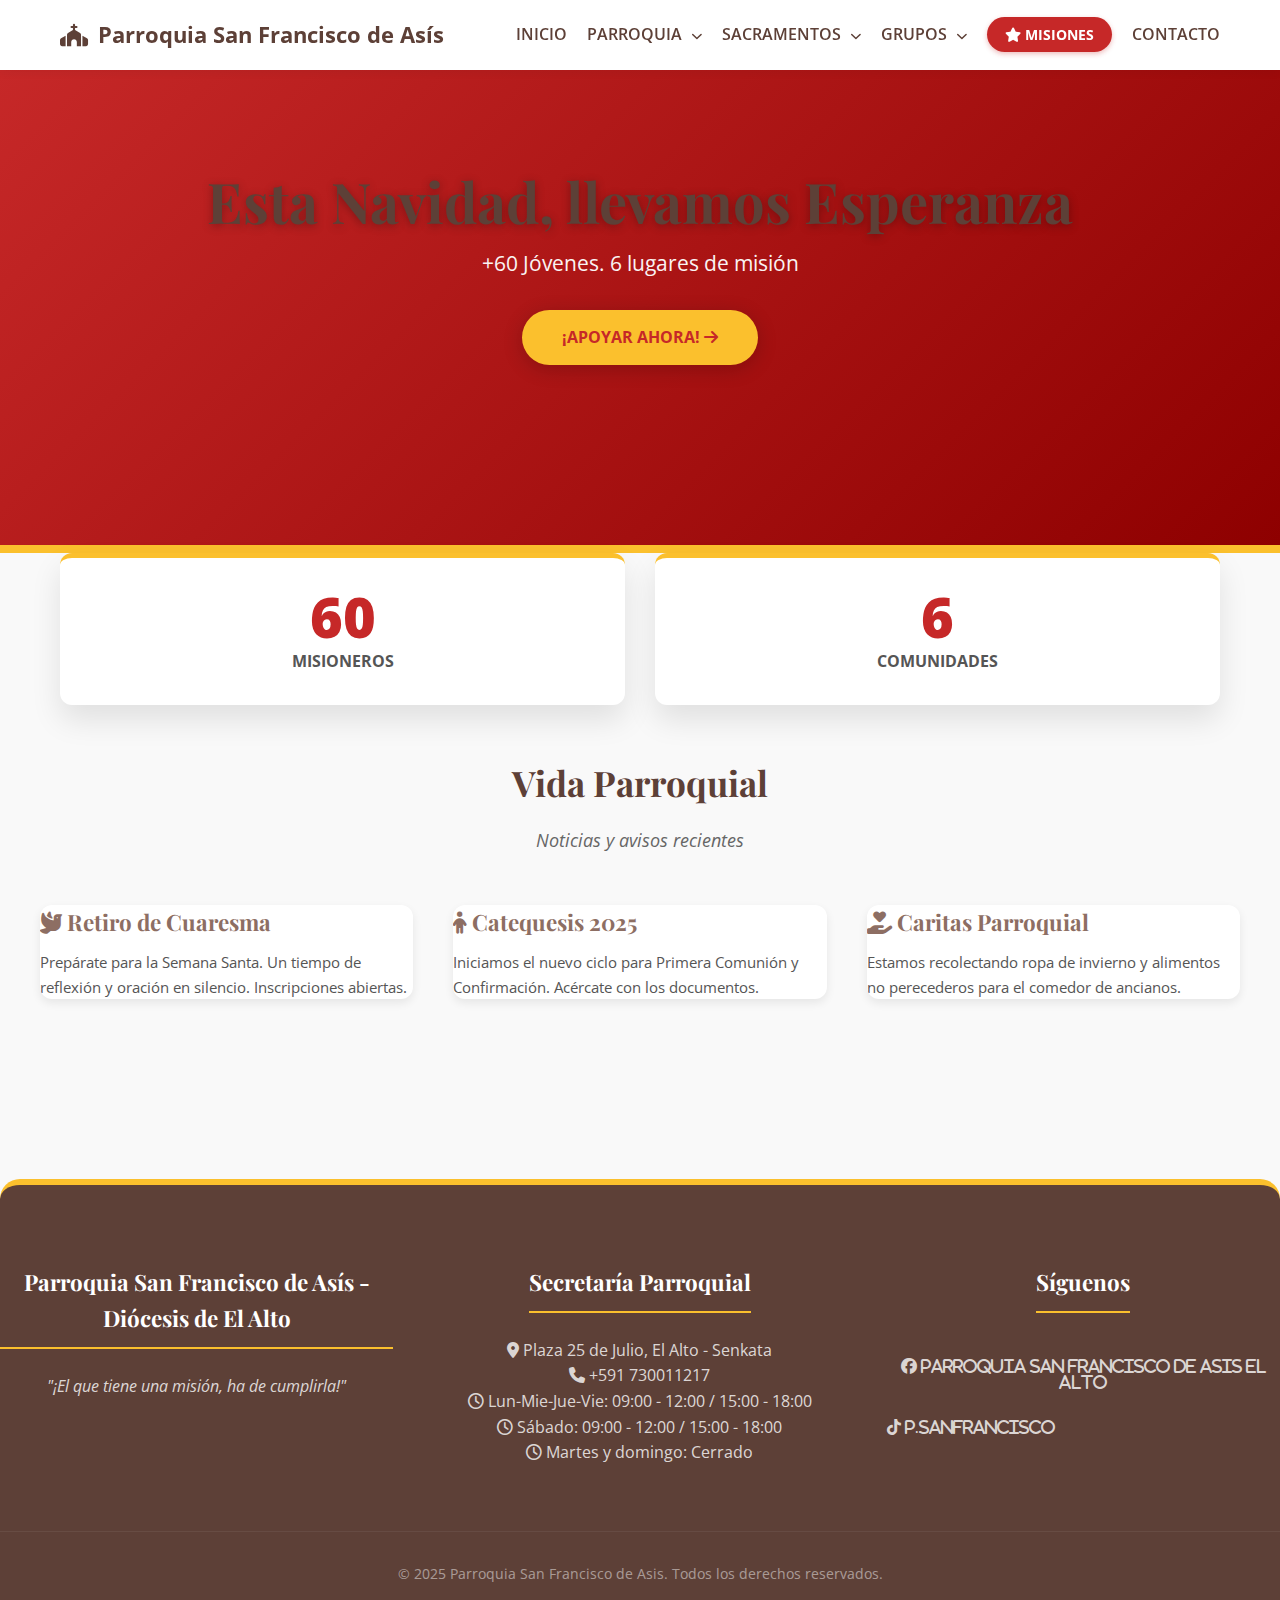
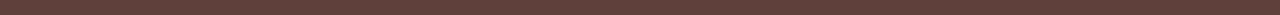
<file: index.html>
<!DOCTYPE html>
<html lang="es">

<head>
    <meta charset="UTF-8">
    <meta name="viewport" content="width=device-width, initial-scale=1.0">
    <title>Parroquia San Francisco de Asís - Inicio</title>

    <!-- Fuentes y Estilos -->
    <link
        href="https://fonts.googleapis.com/css2?family=Open+Sans:wght@400;600&family=Playfair+Display:wght@700&display=swap"
        rel="stylesheet">
    <link rel="stylesheet" href="https://cdnjs.cloudflare.com/ajax/libs/font-awesome/6.4.0/css/all.min.css">

    <!-- Vinculamos el CSS que creamos en la carpeta assets -->
    <link rel="stylesheet" href="assets/css/styles.css">
</head>

<body>

    <!-- HEADER INYECTADO -->
    <div id="inyector-header"></div>

    <!-- PORTADA INYECTADA -->
    <div id="inyector-portada"></div>

    <!-- =========================================
       3. CONTENIDO PRINCIPAL
       ========================================= -->
    <main class="container seccion">

        <!-- Info Rápida -->
        <!-- Info Rápida INYECTADA -->
        <div id="inyector-info" class="grid"
            style="margin-top: -80px; position: relative; z-index: 10; margin-bottom: 50px;"></div>

        <h2 class="titulo-seccion">Vida Parroquial</h2>
        <p class="subtitulo-seccion">Noticias y avisos recientes</p>

        <div class="grid">
            <div class="card">
                <h3><i class="fa-solid fa-dove"></i> Retiro de Cuaresma</h3>
                <p>Prepárate para la Semana Santa. Un tiempo de reflexión y oración en silencio. Inscripciones abiertas.
                </p>
            </div>
            <div class="card">
                <h3><i class="fa-solid fa-child"></i> Catequesis 2025</h3>
                <p>Iniciamos el nuevo ciclo para Primera Comunión y Confirmación. Acércate con los documentos.</p>
            </div>
            <div class="card">
                <h3><i class="fa-solid fa-hand-holding-heart"></i> Caritas Parroquial</h3>
                <p>Estamos recolectando ropa de invierno y alimentos no perecederos para el comedor de ancianos.</p>
            </div>
        </div>
    </main>

    <!-- FOOTER INYECTADO -->
    <div id="inyector-footer"></div>

    <!-- SCRIPT PRINCIPAL -->
    <!-- SCRIPTS (Orden Importante) -->
    <script src="assets/js/data.js"></script>
    <script src="assets/js/components.js"></script>
    <script src="assets/js/main.js"></script>

</body>

</html>
</file>
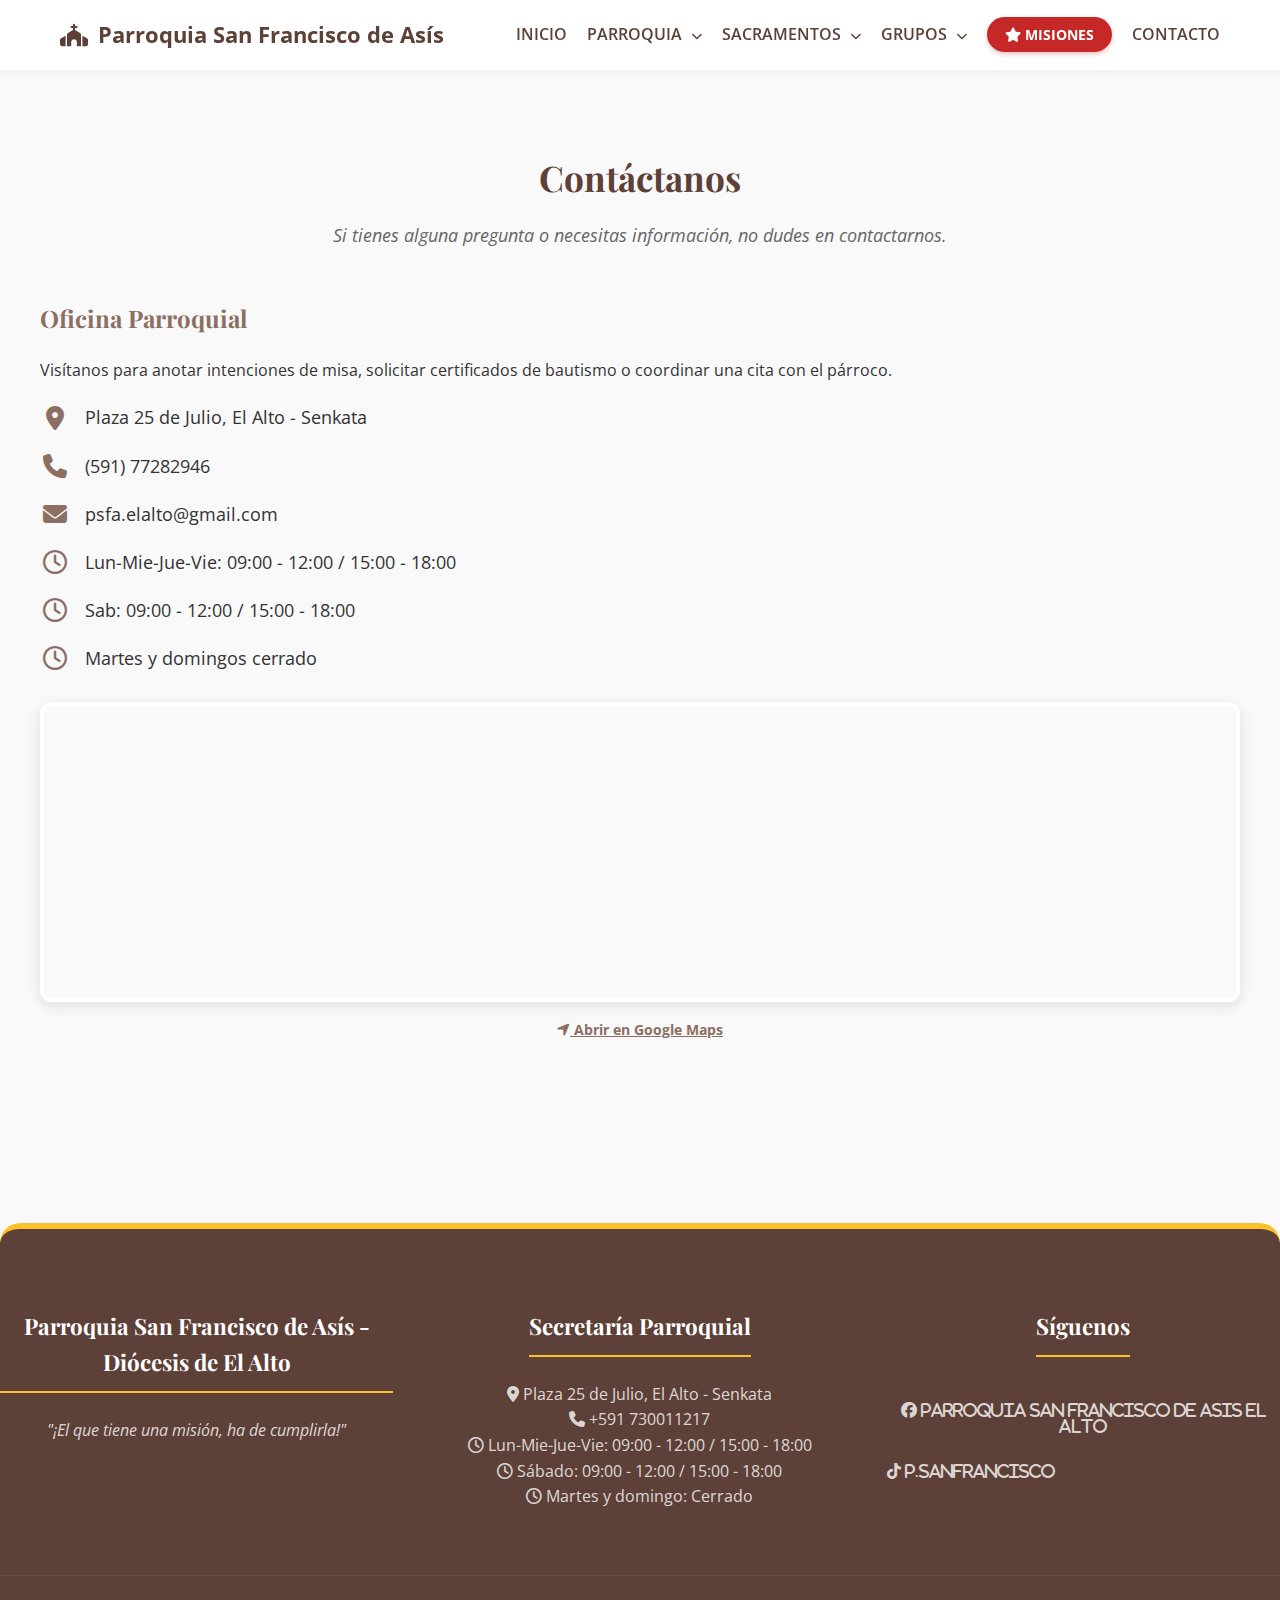
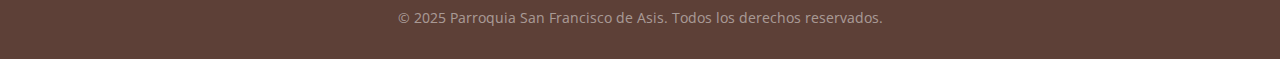
<file: pages/contacto.html>
<!DOCTYPE html>
<html lang="es">

<head>
    <meta charset="UTF-8">
    <meta name="viewport" content="width=device-width, initial-scale=1.0">
    <title>Contacto - Parroquia San Francisco de Asís</title>

    <!-- Fuentes y Estilos -->
    <link
        href="https://fonts.googleapis.com/css2?family=Open+Sans:wght@400;600&family=Playfair+Display:wght@700&display=swap"
        rel="stylesheet">
    <link rel="stylesheet" href="https://cdnjs.cloudflare.com/ajax/libs/font-awesome/6.4.0/css/all.min.css">

    <!-- Salimos de 'pages' para buscar el CSS -->
    <link rel="stylesheet" href="../assets/css/styles.css">
</head>

<body>

    <!-- HEADER INYECTADO -->
    <div id="inyector-header"></div>

    <main class="container seccion">

        <h1 class="titulo-seccion">Contáctanos</h1>
        <p class="subtitulo-seccion">Si tienes alguna pregunta o necesitas información, no dudes en contactarnos.</p>

        <!-- GRID DE 2 COLUMNAS: INFO Y FORMULARIO -->
        <div
            style="display:grid; grid-template-columns: repeat(auto-fit, minmax(300px, 1fr)); gap:50px; margin-top:30px;">

            <!-- COLUMNA 1: INFORMACIÓN -->
            <div>
                <div class="tarjeta" style="border-top: none; box-shadow: none;">
                    <h3 style="color: var(--cafe-primario); font-size: 1.5rem; margin-bottom: 20px;">Oficina Parroquial
                    </h3>
                    <p style="margin-bottom: 20px;">Visítanos para anotar intenciones de misa, solicitar certificados de
                        bautismo o coordinar una cita con el párroco.</p>

                    <div style="font-size:1.1rem; display:flex; flex-direction:column; gap:20px;">
                        <div style="display: flex; align-items: center; gap: 15px;">
                            <i class="fa-solid fa-location-dot"
                                style="color:var(--cafe-primario); font-size: 1.5rem; width: 30px; text-align: center;"></i>
                            <span>Plaza 25 de Julio, El Alto - Senkata</span>
                        </div>

                        <div style="display: flex; align-items: center; gap: 15px;">
                            <i class="fa-solid fa-phone"
                                style="color:var(--cafe-primario); font-size: 1.5rem; width: 30px; text-align: center;"></i>
                            <span>(591) 77282946</span>
                        </div>

                        <div style="display: flex; align-items: center; gap: 15px;">
                            <i class="fa-solid fa-envelope"
                                style="color:var(--cafe-primario); font-size: 1.5rem; width: 30px; text-align: center;"></i>
                            <span>psfa.elalto@gmail.com</span>
                        </div>

                        <div style="display: flex; align-items: center; gap: 15px;">
                            <i class="fa-regular fa-clock"
                                style="color:var(--cafe-primario); font-size: 1.5rem; width: 30px; text-align: center;"></i>
                            <span>Lun-Mie-Jue-Vie: 09:00 - 12:00 / 15:00 - 18:00</span>
                        </div>
                        <div style="display: flex; align-items: center; gap: 15px;">
                            <i class="fa-regular fa-clock"
                                style="color:var(--cafe-primario); font-size: 1.5rem; width: 30px; text-align: center;"></i>
                            <span>Sab: 09:00 - 12:00 / 15:00 - 18:00</span>
                        </div>
                        <div style="display: flex; align-items: center; gap: 15px;">
                            <i class="fa-regular fa-clock"
                                style="color:var(--cafe-primario); font-size: 1.5rem; width: 30px; text-align: center;"></i>
                            <span>Martes y domingos cerrado</span>
                        </div>
                    </div>
                </div>

                <!-- MAPA SIMULADO -->
                <div
                    style="height: 300px; margin-top: 30px; border-radius: 12px; overflow: hidden; box-shadow: 0 4px 15px rgba(0,0,0,0.1); border: 4px solid white;">
                    <iframe
                        src="https://www.google.com/maps/embed?pb=!1m18!1m12!1m3!1d945.9499260289939!2d-68.18265389410209!3d-16.58258059385234!2m3!1f0!2f0!3f0!3m2!1i1024!2i768!4f13.1!3m3!1m2!1s0x915ed8dc4e16ec75%3A0xcffc58efcdd93876!2sParroquia%20%22San%20Francisco%20de%20Asis%22!5e1!3m2!1ses-419!2sbo!4v1764424390827!5m2!1ses-419!2sbo"
                        width="100%" height="100%" style="border:0;" allowfullscreen="" loading="lazy"
                        referrerpolicy="no-referrer-when-downgrade"></iframe>
                </div>

                <!-- Botón opcional para abrir en la App -->
                <div style="text-align: center; margin-top: 15px;">
                    <a href="https://maps.app.goo.gl/ZTgsgWiLpxb18GEZ8" target="_blank"
                        style="color: var(--cafe-primario); font-size: 0.9rem; font-weight: bold; text-decoration: underline;">
                        <i class="fa-solid fa-location-arrow"></i> Abrir en Google Maps
                    </a>
                </div>
            </div>

            <!-- COLUMNA 2: FORMULARIO 
            <form
                style="display:flex; flex-direction:column; gap:20px; background:white; padding:40px; border-radius:8px; box-shadow: 0 4px 20px rgba(0,0,0,0.08); height:fit-content;">
                <h3 style="margin-bottom:10px; color: var(--cafe-oscuro);">Envíanos un mensaje</h3>

                <div>
                    <label style="font-size: 0.9rem; font-weight: bold; color: #666;">Nombre Completo</label>
                    <input type="text" placeholder="Ej: Juan Pérez"
                        style="width: 100%; padding:12px; border:1px solid #ccc; border-radius:4px; font-family:inherit; margin-top: 5px;">
                </div>

                <div>
                    <label style="font-size: 0.9rem; font-weight: bold; color: #666;">Correo Electrónico</label>
                    <input type="email" placeholder="Ej: juan@email.com"
                        style="width: 100%; padding:12px; border:1px solid #ccc; border-radius:4px; font-family:inherit; margin-top: 5px;">
                </div>

                <div>
                    <label style="font-size: 0.9rem; font-weight: bold; color: #666;">Asunto</label>
                    <select
                        style="width: 100%; padding:12px; border:1px solid #ccc; border-radius:4px; font-family:inherit; background:white; margin-top: 5px;">
                        <option value="">Selecciona una opción...</option>
                        <option value="intencion">Intención de Misa</option>
                        <option value="certificado">Certificado de Bautismo/Confirmación</option>
                        <option value="donacion">Información sobre Donaciones</option>
                        <option value="pastoral">Unirme a un Grupo Pastoral</option>
                        <option value="otro">Otro</option>
                    </select>
                </div>

                <div>
                    <label style="font-size: 0.9rem; font-weight: bold; color: #666;">Mensaje</label>
                    <textarea rows="5" placeholder="Escribe aquí tu consulta..."
                        style="width: 100%; padding:12px; border:1px solid #ccc; border-radius:4px; font-family:inherit; margin-top: 5px;"></textarea>
                </div>

                <button type="submit" class="btn btn-cafe" style="justify-content:center; margin-top: 10px;">ENVIAR
                    MENSAJE</button>
            </form>
            -->
        </div>
    </main>

    <!-- FOOTER INYECTADO -->
    <div id="inyector-footer"></div>

    <!-- SCRIPTS (Orden Importante) -->
    <script src="../assets/js/data.js"></script>
    <script src="../assets/js/components.js"></script>
    <script src="../assets/js/main.js"></script>

</body>

</html>
</file>
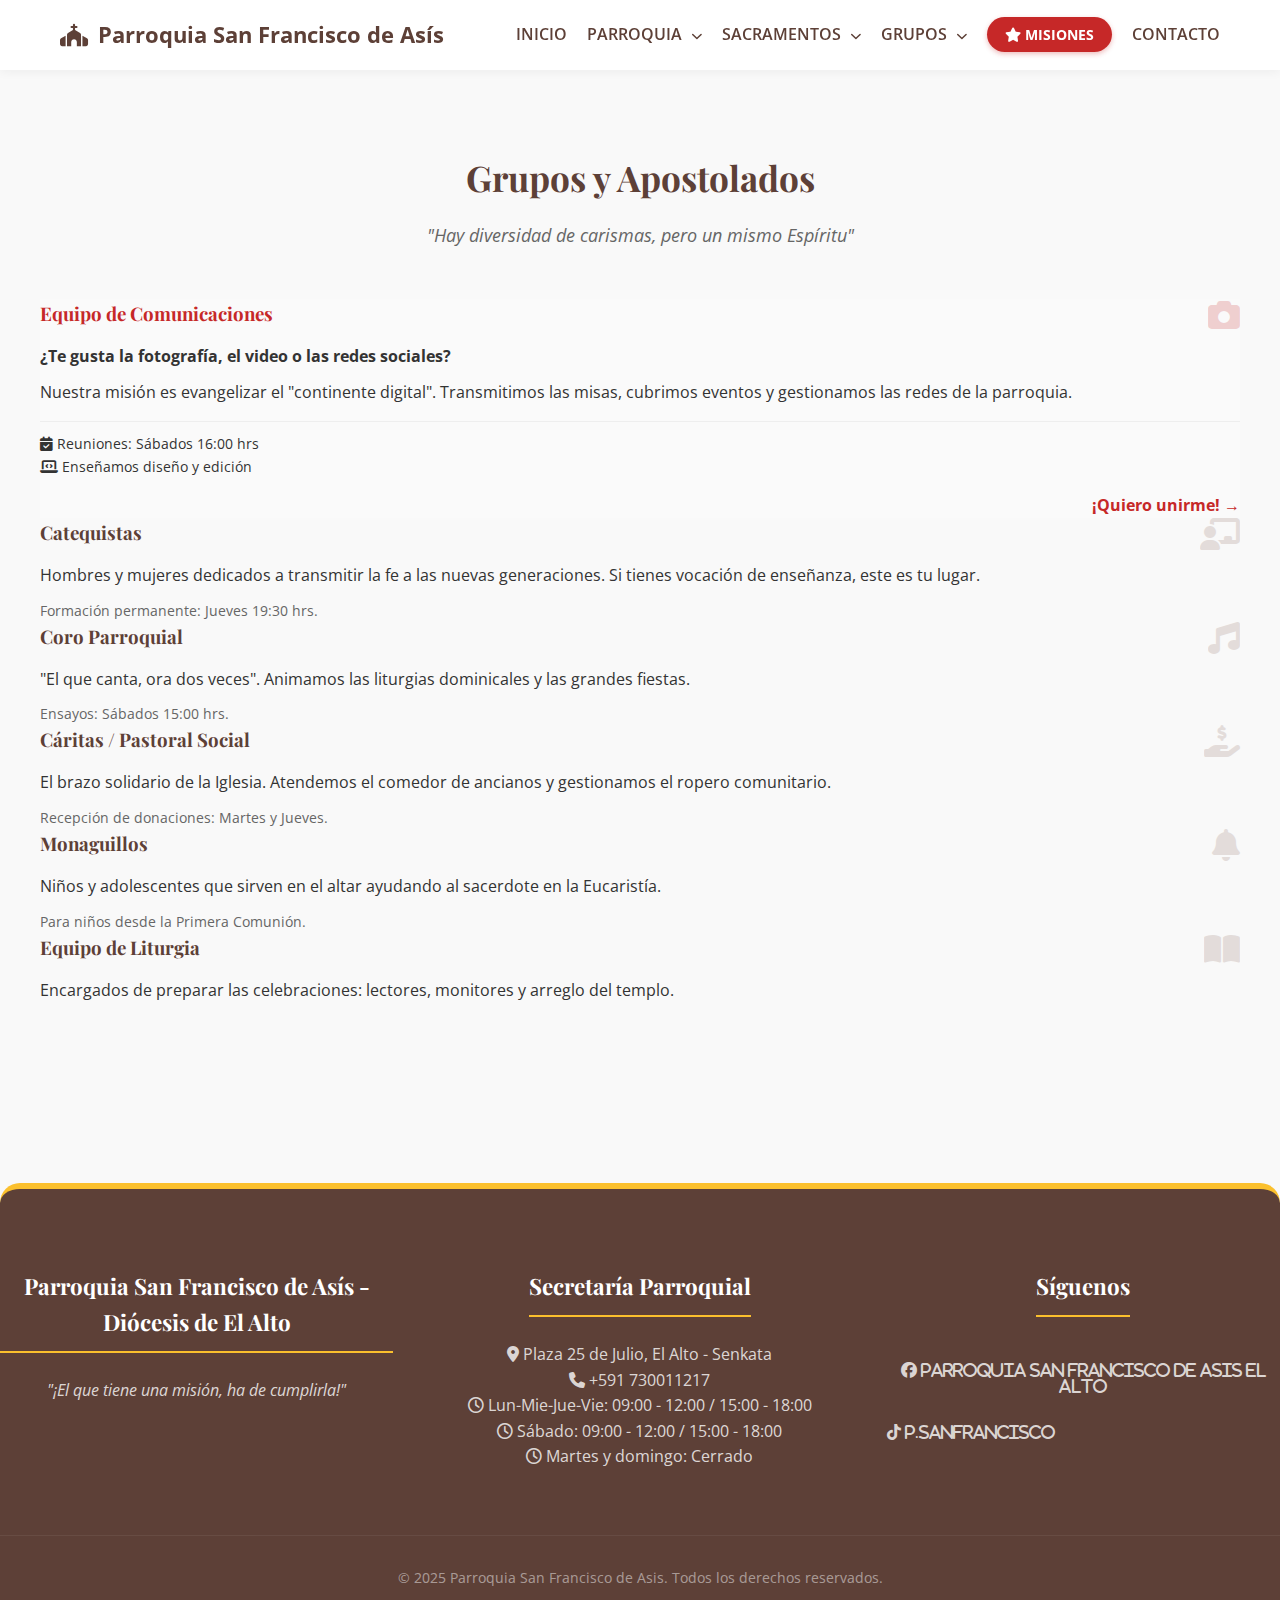
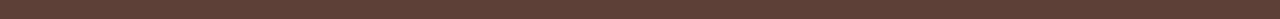
<file: pages/grupos.html>
<!DOCTYPE html>
<html lang="es">

<head>
    <meta charset="UTF-8">
    <meta name="viewport" content="width=device-width, initial-scale=1.0">
    <title>Grupos y Apostolados - Parroquia San Francisco de Asís</title>

    <!-- Fuentes y Estilos -->
    <link
        href="https://fonts.googleapis.com/css2?family=Open+Sans:wght@400;600&family=Playfair+Display:wght@700&display=swap"
        rel="stylesheet">
    <link rel="stylesheet" href="https://cdnjs.cloudflare.com/ajax/libs/font-awesome/6.4.0/css/all.min.css">

    <!-- Salimos de 'pages' para buscar el CSS -->
    <link rel="stylesheet" href="../assets/css/styles.css">
</head>

<body>

    <!-- HEADER INYECTADO -->
    <div id="inyector-header"></div>

    <main class="container seccion">

        <h1 class="titulo-seccion">Grupos y Apostolados</h1>
        <p class="subtitulo-seccion">"Hay diversidad de carismas, pero un mismo Espíritu"</p>

        <div class="grid-tarjetas">

            <!-- 1. COMUNICACIONES (DESTACADO) -->
            <!-- Usamos un ID para poder enlazar directamente aquí desde el menú -->
            <div class="tarjeta" id="comunicaciones"
                style="border-top-color: var(--mision-rojo); background-color: #FAFAFA;">
                <div class="tarjeta-cuerpo">
                    <i class="fa-solid fa-camera icono-tarjeta" style="color: var(--mision-rojo);"></i>
                    <h3 style="color: var(--mision-rojo);">Equipo de Comunicaciones</h3>
                    <p><strong>¿Te gusta la fotografía, el video o las redes sociales?</strong></p>
                    <p style="margin-top: 10px;">
                        Nuestra misión es evangelizar el "continente digital". Transmitimos las misas, cubrimos eventos
                        y gestionamos las redes de la parroquia.
                    </p>
                    <div style="margin-top: 15px; font-size: 0.9rem; border-top: 1px solid #eee; padding-top: 10px;">
                        <p><i class="fa-solid fa-calendar-check"></i> Reuniones: Sábados 16:00 hrs</p>
                        <p><i class="fa-solid fa-laptop-code"></i> Enseñamos diseño y edición</p>
                    </div>
                    <a href="contacto.html"
                        style="display: block; margin-top: 15px; color: var(--mision-rojo); font-weight: bold; text-align: right;">
                        ¡Quiero unirme! &rarr;
                    </a>
                </div>
            </div>

            <!-- 2. CATEQUISTAS -->
            <div class="tarjeta">
                <div class="tarjeta-cuerpo">
                    <i class="fa-solid fa-chalkboard-user icono-tarjeta"></i>
                    <h3>Catequistas</h3>
                    <p>Hombres y mujeres dedicados a transmitir la fe a las nuevas generaciones. Si tienes vocación de
                        enseñanza, este es tu lugar.</p>
                    <p style="margin-top: 10px; font-size: 0.9rem; color: #666;">
                        Formación permanente: Jueves 19:30 hrs.
                    </p>
                </div>
            </div>

            <!-- 3. CORO PARROQUIAL -->
            <div class="tarjeta">
                <div class="tarjeta-cuerpo">
                    <i class="fa-solid fa-music icono-tarjeta"></i>
                    <h3>Coro Parroquial</h3>
                    <p>"El que canta, ora dos veces". Animamos las liturgias dominicales y las grandes fiestas.</p>
                    <p style="margin-top: 10px; font-size: 0.9rem; color: #666;">
                        Ensayos: Sábados 15:00 hrs.
                    </p>
                </div>
            </div>

            <!-- 4. CÁRITAS -->
            <div class="tarjeta">
                <div class="tarjeta-cuerpo">
                    <i class="fa-solid fa-hand-holding-dollar icono-tarjeta"></i>
                    <h3>Cáritas / Pastoral Social</h3>
                    <p>El brazo solidario de la Iglesia. Atendemos el comedor de ancianos y gestionamos el ropero
                        comunitario.</p>
                    <p style="margin-top: 10px; font-size: 0.9rem; color: #666;">
                        Recepción de donaciones: Martes y Jueves.
                    </p>
                </div>
            </div>

            <!-- 5. MONAGUILLOS -->
            <div class="tarjeta">
                <div class="tarjeta-cuerpo">
                    <i class="fa-solid fa-bell icono-tarjeta"></i>
                    <h3>Monaguillos</h3>
                    <p>Niños y adolescentes que sirven en el altar ayudando al sacerdote en la Eucaristía.</p>
                    <p style="margin-top: 10px; font-size: 0.9rem; color: #666;">
                        Para niños desde la Primera Comunión.
                    </p>
                </div>
            </div>

            <!-- 6. LITURGIA -->
            <div class="tarjeta">
                <div class="tarjeta-cuerpo">
                    <i class="fa-solid fa-book-open icono-tarjeta"></i>
                    <h3>Equipo de Liturgia</h3>
                    <p>Encargados de preparar las celebraciones: lectores, monitores y arreglo del templo.</p>
                </div>
            </div>

        </div>
    </main>

    <!-- FOOTER INYECTADO -->
    <div id="inyector-footer"></div>

    <!-- SCRIPT -->
    <!-- SCRIPTS (Orden Importante) -->
    <script src="../assets/js/data.js"></script>
    <script src="../assets/js/components.js"></script>
    <script src="../assets/js/main.js"></script>

</body>

</html>
</file>
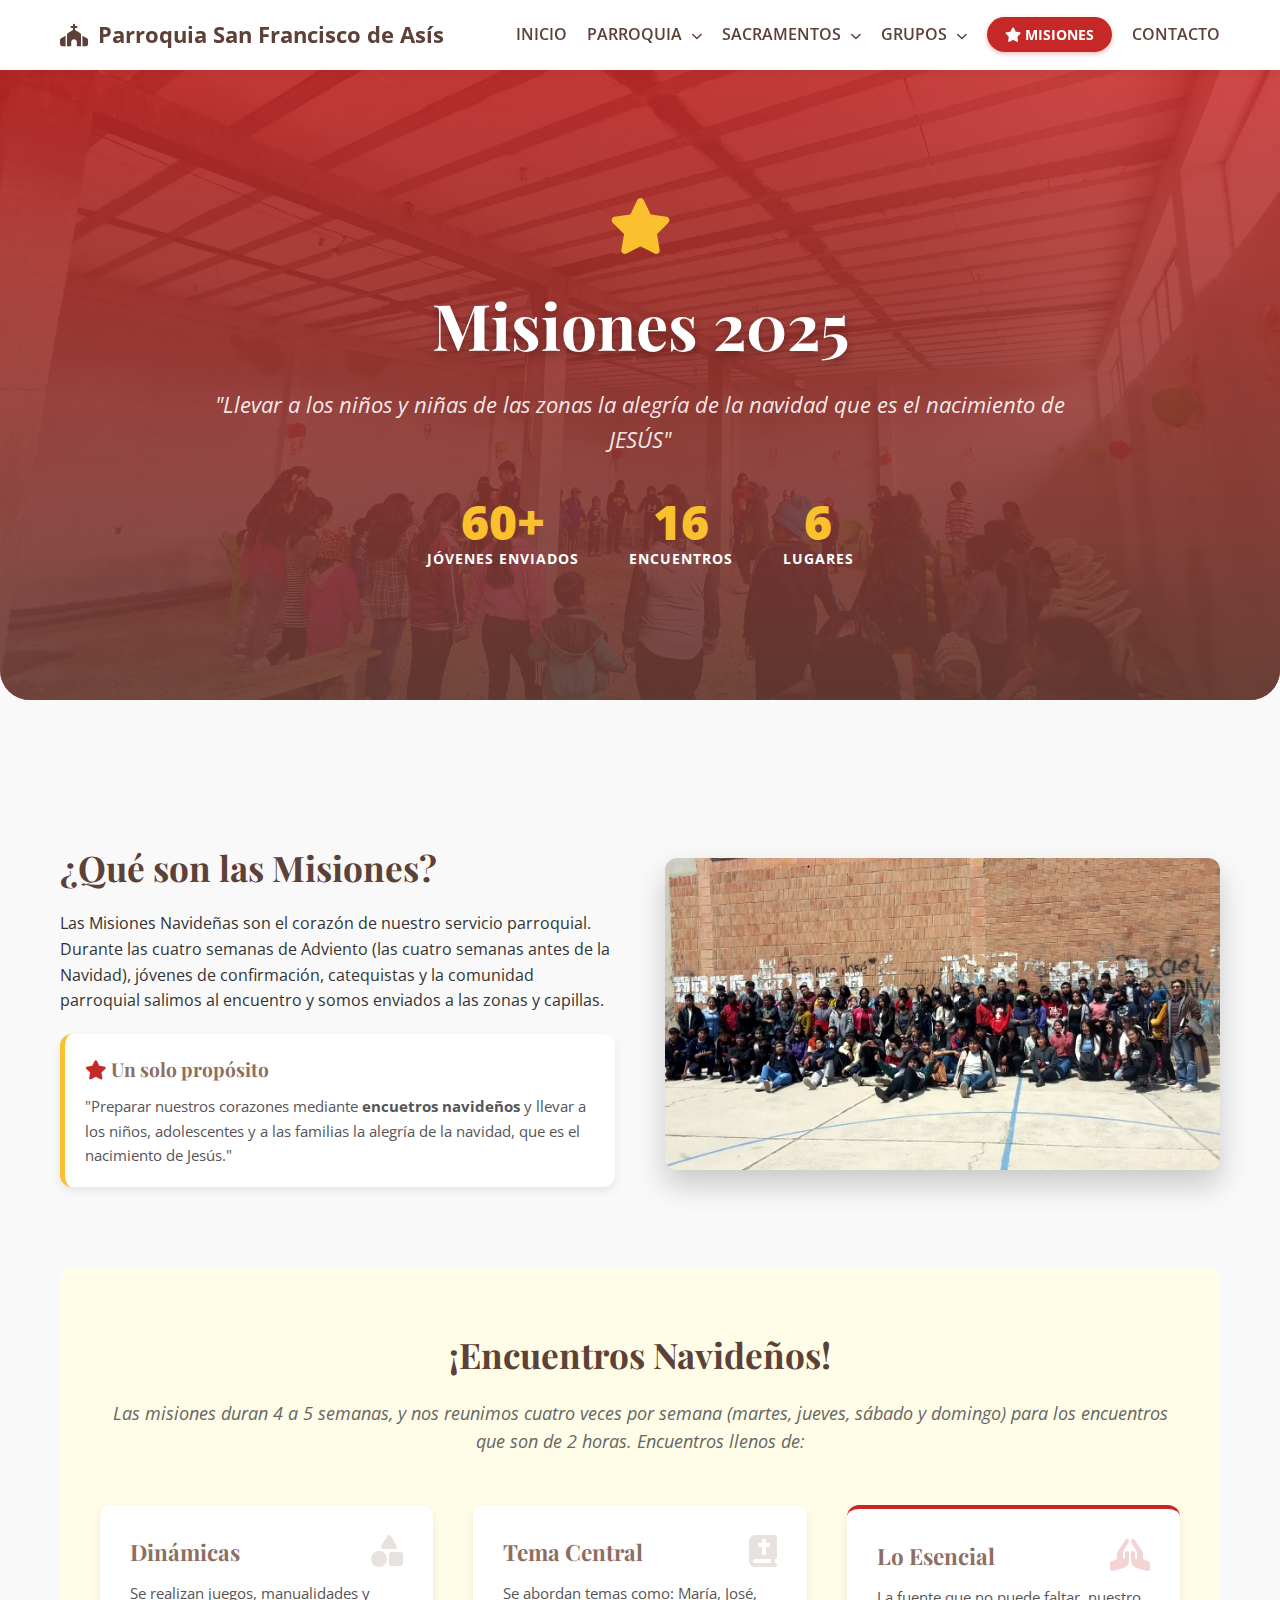
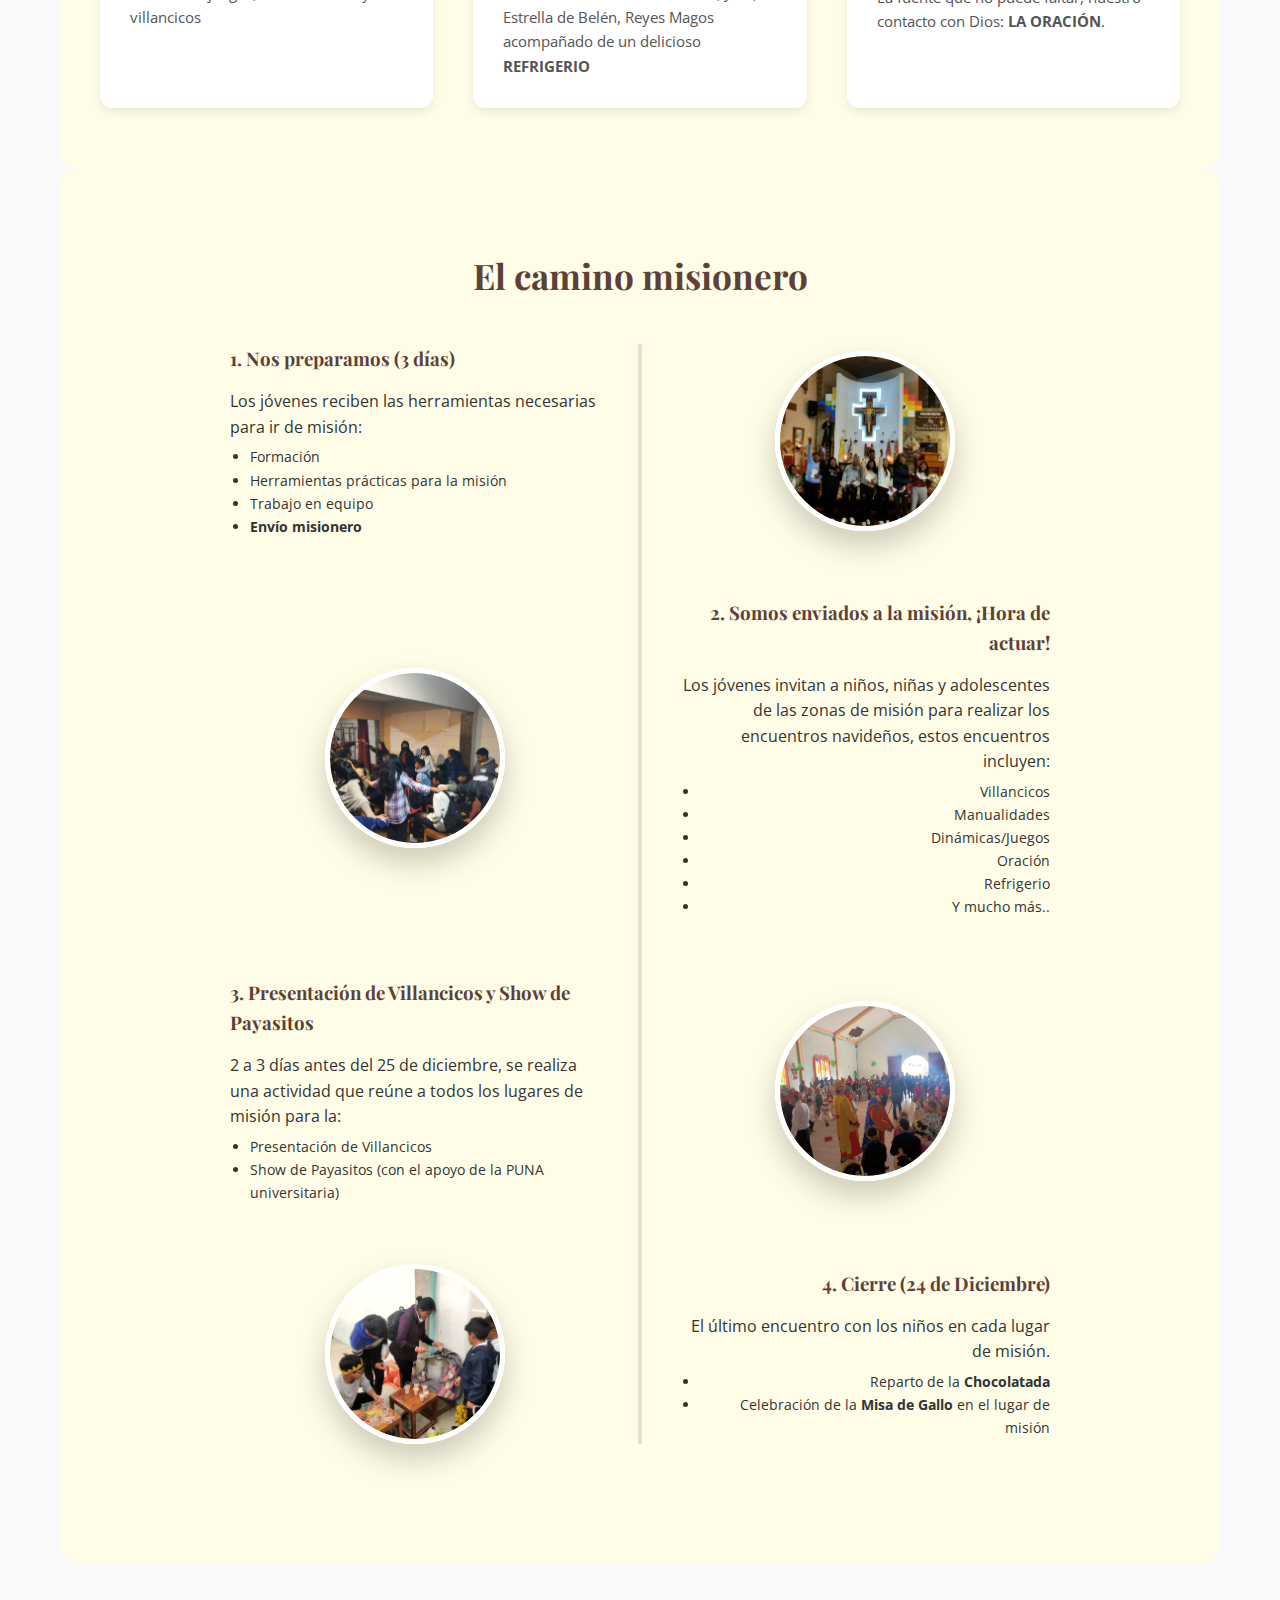
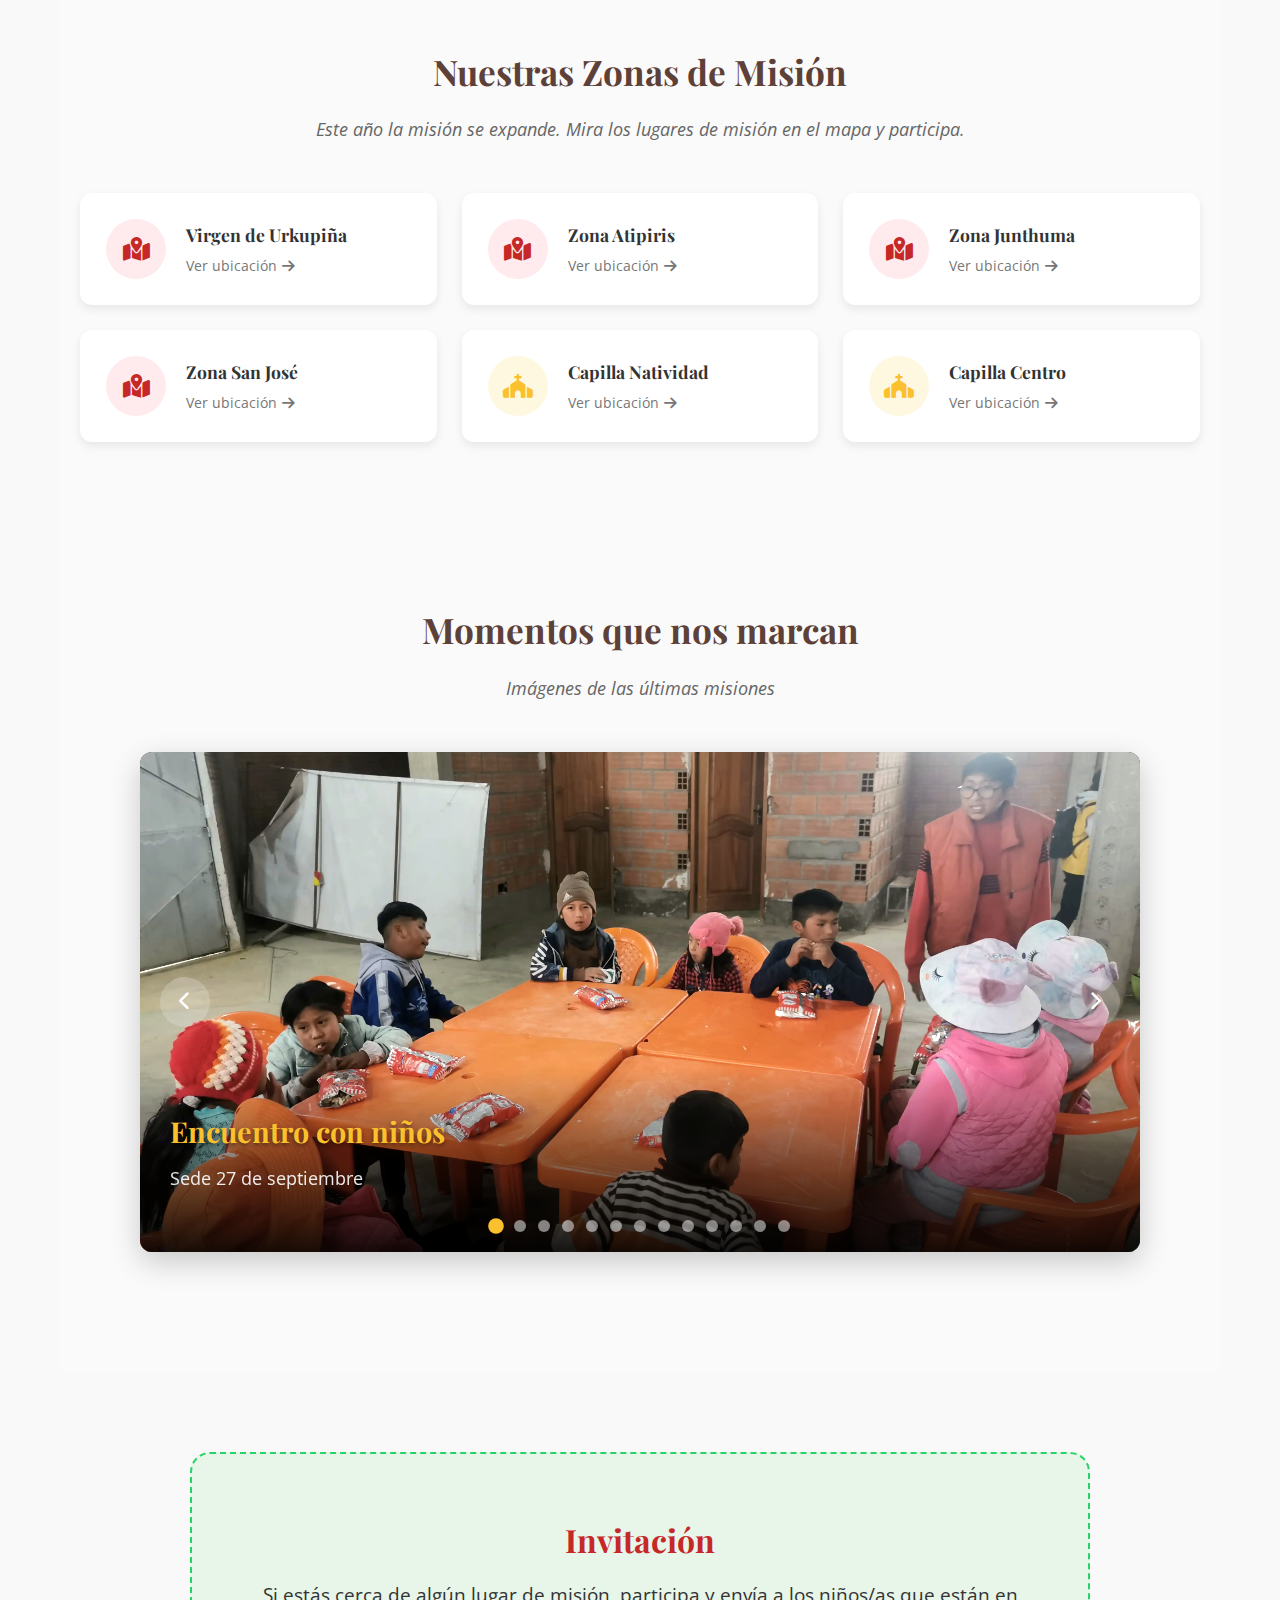
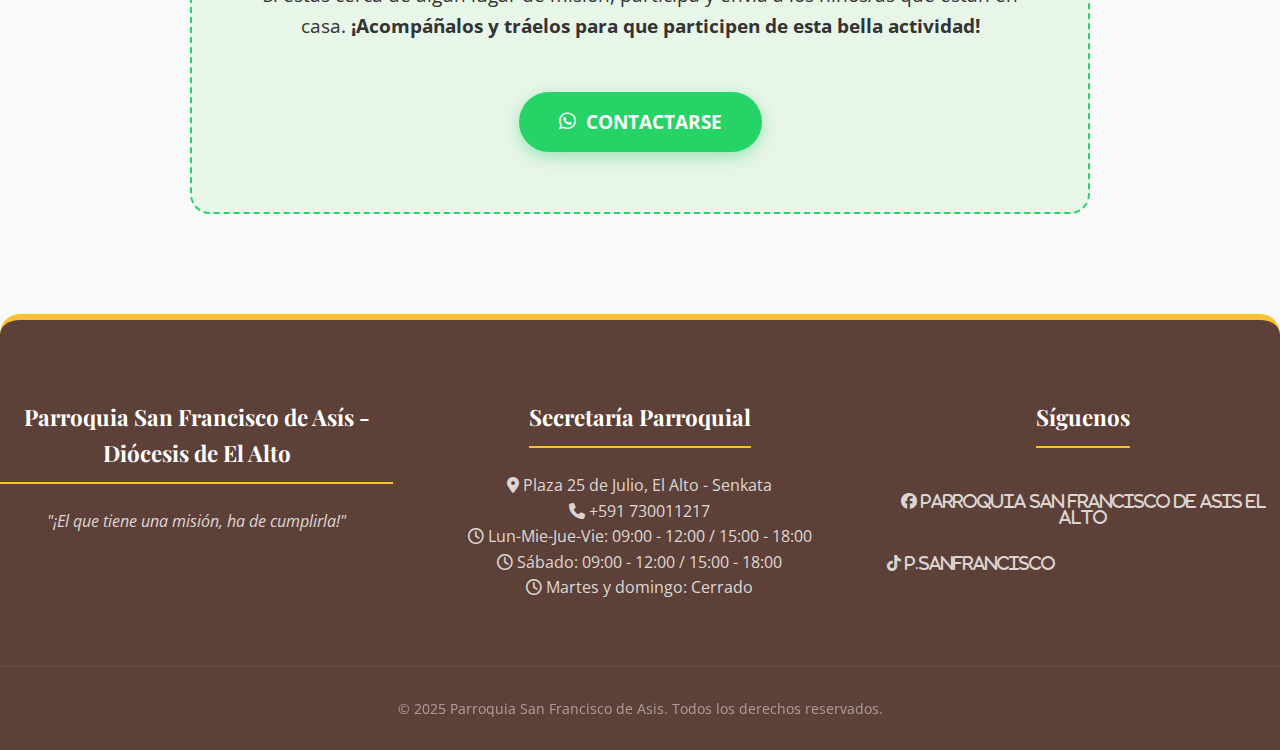
<file: pages/misiones.html>
<!DOCTYPE html>
<html lang="es">

<head>
    <meta charset="UTF-8">
    <meta name="viewport" content="width=device-width, initial-scale=1.0">
    <title>Misiones 2025 - Parroquia San Francisco</title>

    <!-- Fuentes y Iconos -->
    <link
        href="https://fonts.googleapis.com/css2?family=Open+Sans:wght@400;600&family=Playfair+Display:wght@700&display=swap"
        rel="stylesheet">
    <link rel="stylesheet" href="https://cdnjs.cloudflare.com/ajax/libs/font-awesome/6.4.0/css/all.min.css">

    <!-- Enlace al CSS Global -->
    <link rel="stylesheet" href="../assets/css/styles.css">
</head>

<body>

    <!-- HEADER (Inyectado por JS) -->
    <div id="inyector-header"></div>

    <!-- 1. HERO SECTION: EL PROPÓSITO -->
    <div class="hero-mision">
        <!-- Imagen de Fondo Placeholder -->
        <img src="../assets/img/pag_misiones/portada.webp" alt="Misiones Parroquiales" class="hero-bg-img">

        <div class="hero-overlay">
            <div class="container">
                <i class="fa-solid fa-star hero-icon"></i>
                <h1 class="hero-title">Misiones 2025</h1>
                <p class="hero-subtitle" style="font-size: 1.4rem; max-width: 900px;">
                    "Llevar a los niños y niñas de las zonas la alegría de la navidad que es el nacimiento de JESÚS"
                </p>

                <!-- Datos Relevantes (Resumen) -->
                <div class="hero-stats">
                    <div class="stat-box">
                        <span class="stat-number">60+</span>
                        <span class="stat-label">Jóvenes Enviados</span>
                    </div>
                    <div class="stat-box">
                        <span class="stat-number">16</span>
                        <span class="stat-label">Encuentros</span>
                    </div>
                    <div class="stat-box">
                        <span class="stat-number">6</span>
                        <span class="stat-label">Lugares</span>
                    </div>
                </div>
            </div>
        </div>
    </div>

    <main class="container">

        <!-- 2. DEFINICIÓN: QUÉ SON Y QUIÉNES VAN -->
        <section class="seccion">
            <div class="grid-2-cols">
                <!-- Texto -->
                <div>
                    <h2 class="titulo-seccion align-left">¿Qué son las Misiones?</h2>
                    <p style="margin-bottom: 20px;">
                        Las Misiones Navideñas son el corazón de nuestro servicio parroquial. Durante las cuatro semanas
                        de Adviento (las cuatro semanas antes de la Navidad), jóvenes de confirmación, catequistas y la
                        comunidad parroquial salimos al encuentro y somos enviados a las zonas y capillas.
                    </p>

                    <div class="card"
                        style="padding: 20px; border-left: 5px solid var(--mision-dorado); border-top: none;">
                        <h3 style="font-size: 1.2rem; margin-bottom: 10px;"><i class="fa-solid fa-star"
                                style="color: var(--mision-rojo);"></i> Un solo propósito</h3>
                        <p>"Preparar nuestros corazones mediante <strong>encuetros navideños</strong> y llevar a los
                            niños, adolescentes y a las familias la alegría de la navidad, que es el nacimiento de
                            Jesús."</p>
                    </div>
                </div>

                <!-- Imagen Placeholder -->
                <div>
                    <img src="../assets/img/pag_misiones/misioneros.webp" alt="Grupo de Misioneros" class="rounded-img">
                </div>
            </div>
        </section>

        <!-- 3. LA ACTIVIDAD: ENCUENTROS NAVIDEÑOS -->
        <section class="seccion" style="background-color: #FFFDE7; border-radius: 16px; padding: 60px 40px;">
            <div class="center-text" style="text-align: center; margin-bottom: 40px;">
                <h2 class="titulo-seccion">¡Encuentros Navideños!</h2>
                <p class="subtitulo-seccion">
                    Las misiones duran 4 a 5 semanas, y nos reunimos cuatro veces por semana (martes, jueves, sábado y
                    domingo) para los encuentros que son de 2 horas. Encuentros llenos de:
                </p>
            </div>

            <div class="grid">
                <!-- Actividades -->
                <div class="card">
                    <div class="card-body">
                        <i class="fa-solid fa-shapes icono-tarjeta"></i>
                        <h3>Dinámicas</h3>
                        <p>Se realizan juegos, manualidades y villancicos</p>
                    </div>
                </div>

                <!-- Temas -->
                <div class="card">
                    <div class="card-body">
                        <i class="fa-solid fa-book-bible icono-tarjeta"></i>
                        <h3>Tema Central</h3>
                        <p>Se abordan temas como: María, José, Estrella de Belén, Reyes Magos acompañado de un delicioso <strong>REFRIGERIO</strong></p>
                    </div>
                </div>

                <!-- Esenciales -->
                <div class="card" style="border-top: 4px solid var(--mision-rojo);">
                    <div class="card-body">
                        <i class="fa-solid fa-hands-praying icono-tarjeta" style="color: var(--mision-rojo);"></i>
                        <h3>Lo Esencial</h3>
                        <p>La fuente que no puede faltar, nuestro contacto con Dios: <strong>LA ORACIÓN</strong>.
                        </p>
                    </div>
                </div>
            </div>
        </section>

        <!-- 4. CRONOGRAMA: FORMACIÓN Y CIERRE -->
        <section class="seccion timeline-section">
            <h2 class="titulo-seccion">El camino misionero</h2>

            <div class="timeline-container">

                <!-- Etapa 1: Formación -->
                <div class="timeline-row">
                    <div class="timeline-img-box">
                        <img src="../assets/img/pag_misiones/envio.webp" alt="Formación" class="circle-img">
                    </div>
                    <div class="timeline-content">
                        <h3>1. Nos preparamos (3 días)</h3>
                        <p>Los jóvenes reciben las herramientas necesarias para ir de misión:</p>
                        <ul style="list-style: disc; margin-left: 20px; font-size: 0.9rem; margin-top: 5px;">
                            <li>Formación</li>
                            <li>Herramientas prácticas para la misión</li>
                            <li>Trabajo en equipo</li>
                            <li><strong>Envío misionero</strong></li>
                        </ul>
                    </div>
                </div>

                <!-- Enviados a la misión, hora de actuar -->
                <div class="timeline-row">
                    <div class="timeline-img-box">
                        <img src="../assets/img/pag_misiones/jóvenes.webp" alt="Formación" class="circle-img">
                    </div>
                    <div class="timeline-content">
                        <h3>2. Somos enviados a la misión, ¡Hora de actuar!</h3>
                        <p>Los jóvenes invitan a niños, niñas y adolescentes de las zonas de misión para realizar
                            los encuentros navideños, estos encuentros incluyen:</p>
                        <ul style="list-style: disc; margin-left: 20px; font-size: 0.9rem; margin-top: 5px;">
                            <li>Villancicos</li>
                            <li>Manualidades</li>
                            <li>Dinámicas/Juegos</li>
                            <li>Oración</li>
                            <li>Refrigerio</li>
                            <li>Y mucho más..</li>
                        </ul>
                    </div>
                </div>

                <!-- Etapa 3: Festival -->
                <div class="timeline-row">
                    <div class="timeline-img-box">
                        <img src="../assets/img/pag_misiones/concurso.webp"
                            alt="Presentación de Villancicos y Show de Payasitos" class="circle-img">
                    </div>
                    <div class="timeline-content">
                        <h3>3. Presentación de Villancicos y Show de Payasitos</h3>
                        <p>2 a 3 días antes del 25 de diciembre, se realiza una actividad que reúne a todos los lugares
                            de misión para la:</p>
                        <ul style="list-style: disc; margin-left: 20px; font-size: 0.9rem; margin-top: 5px;">
                            <li>Presentación de Villancicos</li>
                            <li>Show de Payasitos (con el apoyo de la PUNA universitaria)</li>
                        </ul>
                    </div>
                </div>

                <!-- Etapa 4: Cierre -->
                <div class="timeline-row">
                    <div class="timeline-img-box">
                        <img src="../assets/img/pag_misiones/chocolatada.webp" alt="Cierre Navidad" class="circle-img">
                    </div>
                    <div class="timeline-content">
                        <h3>4. Cierre (24 de Diciembre)</h3>
                        <p>El último encuentro con los niños en cada lugar de misión.</p>
                        <ul style="list-style: disc; margin-left: 20px; font-size: 0.9rem; margin-top: 5px;">
                            <li>Reparto de la <strong>Chocolatada</strong></li>
                            <li>Celebración de la <strong>Misa de Gallo</strong> en el lugar de misión</li>
                        </ul>
                    </div>
                </div>

            </div>
        </section>

        <!-- 5. UBICACIÓN: RED DE ZONAS (Diseño Interactivo) -->
        <section class="seccion" style="background-color: #FAFAFA;">
            <div class="container">
                <div style="text-align: center; max-width: 800px; margin: 0 auto 50px auto;">
                    <h2 class="titulo-seccion">Nuestras Zonas de Misión</h2>
                    <p class="subtitulo-seccion" style="margin-bottom: 20px;">
                        Este año la misión se expande. Mira los lugares de misión en el mapa y participa.
                    </p>
                </div>

                <div class="grid-zonas">

                    <!-- Zona 1 -->
                    <!-- El href apunta a una búsqueda en Google Maps. Si tienes el link exacto, ponlo ahí. -->
                    <a href="https://maps.app.goo.gl/cH3nTMHqPdTx2uMn7" target="_blank" class="zona-card">
                        <div class="zona-icon"><i class="fa-solid fa-map-location-dot"></i></div>
                        <div class="zona-info">
                            <h3>Virgen de Urkupiña</h3>
                            <span class="zona-link">Ver ubicación <i class="fa-solid fa-arrow-right"></i></span>
                        </div>
                    </a>

                    <!-- Zona 2 -->
                    <a href="https://maps.app.goo.gl/S9eWSWDZMvyft4q76" target="_blank" class="zona-card">
                        <div class="zona-icon"><i class="fa-solid fa-map-location-dot"></i></div>
                        <div class="zona-info">
                            <h3>Zona Atipiris</h3>
                            <span class="zona-link">Ver ubicación <i class="fa-solid fa-arrow-right"></i></span>
                        </div>
                    </a>

                    <!-- Zona 3 -->
                    <a href="https://maps.app.goo.gl/Fb9o5hsXvZs67AzdA" target="_blank" class="zona-card">
                        <div class="zona-icon"><i class="fa-solid fa-map-location-dot"></i></div>
                        <div class="zona-info">
                            <h3>Zona Junthuma</h3>
                            <span class="zona-link">Ver ubicación <i class="fa-solid fa-arrow-right"></i></span>
                        </div>
                    </a>

                    <!-- Zona 4 -->
                    <a href="https://maps.app.goo.gl/y66RNbmzmbHHSPxT9" target="_blank" class="zona-card">
                        <div class="zona-icon"><i class="fa-solid fa-map-location-dot"></i></div>
                        <div class="zona-info">
                            <h3>Zona San José</h3>
                            <span class="zona-link">Ver ubicación <i class="fa-solid fa-arrow-right"></i></span>
                        </div>
                    </a>

                    <!-- Capilla 1 -->
                    <a href="https://maps.app.goo.gl/zrMhV2UHYwoENjXGA" target="_blank" class="zona-card destacado">
                        <div class="zona-icon"><i class="fa-solid fa-church"></i></div>
                        <div class="zona-info">
                            <h3>Capilla Natividad</h3>
                            <span class="zona-link">Ver ubicación <i class="fa-solid fa-arrow-right"></i></span>
                        </div>
                    </a>

                    <!-- Capilla 2 -->
                    <a href="https://maps.app.goo.gl/TKVHuPHAN9KWNYoRA" target="_blank" class="zona-card destacado">
                        <div class="zona-icon"><i class="fa-solid fa-church"></i></div>
                        <div class="zona-info">
                            <h3>Capilla Centro</h3>
                            <span class="zona-link">Ver ubicación <i class="fa-solid fa-arrow-right"></i></span>
                        </div>
                    </a>

                </div>
            </div>
        </section>

        <!-- 6. GALERÍA DE MOMENTOS (CARRUSEL) -->
        <section class="seccion" style="background-color: #FAFAFA;">
            <div class="container">
                <h2 class="titulo-seccion">Momentos que nos marcan</h2>
                <p class="subtitulo-seccion">Imágenes de las últimas misiones</p>

                <!-- Contenedor Principal del Carrusel -->
                <div class="carousel-container">

                    <!-- Pista de Diapositivas -->
                    <div class="carousel-track" id="track">

                        <!-- Slide 1 -->
                        <div class="carousel-slide active">
                            <img src="../assets/img/imag_misiones/demis1.webp" alt="Encuentros">
                            <div class="carousel-caption">
                                <h3>Encuentro con niños</h3>
                                <p>Sede 27 de septiembre</p>
                            </div>
                        </div>

                        <!-- Slide 2 -->
                        <div class="carousel-slide">
                            <img src="../assets/img/imag_misiones/demis2.webp" alt="Trabajo comunitario">
                            <div class="carousel-caption">
                                <h3>Trabajo comunitario</h3>
                                <p>Plantación de árboles - Av. Versalles</p>
                            </div>
                        </div>

                        <!-- Slide 3 -->
                        <div class="carousel-slide">
                            <img src="../assets/img/imag_misiones/demis3.webp" alt="Presentación de villancicos">
                            <div class="carousel-caption">
                                <h3>Presentación de villancicos</h3>
                                <p>El talento de los niños - Capilla Virgen de Urkupiña</p>
                            </div>
                        </div>
                        <!-- Slide 4 -->
                        <div class="carousel-slide">
                            <img src="../assets/img/imag_misiones/demis4.webp" alt="Presentación de villancicos">
                            <div class="carousel-caption">
                                <h3>Presentación de villancicos</h3>
                                <p>Hora de cantar - Capilla Virgen de Urkupiña</p>
                            </div>
                        </div>
                        <!-- Slide 5 -->
                        <div class="carousel-slide">
                            <img src="../assets/img/imag_misiones/demis5.webp" alt="Segundo_anio">
                            <div class="carousel-caption">
                                <h3>Teatro del nacimiento</h3>
                                <p>Jóvenes de segundo año - Zona de Nueva Esperanza</p>
                            </div>
                        </div>
                        <!-- Slide 6 -->
                        <div class="carousel-slide">
                            <img src="../assets/img/imag_misiones/demis6.webp" alt="Encuentros">
                            <div class="carousel-caption">
                                <h3>Encuentro con niños</h3>
                                <p>Sede de San Jose</p>
                            </div>
                        </div>
                        <!-- Slide 7 -->
                        <div class="carousel-slide">
                            <img src="../assets/img/imag_misiones/demis7.webp" alt="Encuentros">
                            <div class="carousel-caption">
                                <h3>Encuentro con niños</h3>
                                <p>Capilla de Atipiris</p>
                            </div>
                        </div>
                        <!-- Slide 8 -->
                        <div class="carousel-slide">
                            <img src="../assets/img/imag_misiones/demis8.webp" alt="Presentación de villancicos">
                            <div class="carousel-caption">
                                <h3>Show de payasitos</h3>
                                <p>Todos participan - Capilla Virgen de Urkupiña</p>
                            </div>
                        </div>
                        <!-- Slide 9 -->
                        <div class="carousel-slide">
                            <img src="../assets/img/imag_misiones/demis9.webp" alt="Presentación de villancicos">
                            <div class="carousel-caption">
                                <h3>El esfuerzo de todos</h3>
                                <p>El momento importa - Capilla Virgen de Urkupiña</p>
                            </div>
                        </div>
                        <!-- Slide 10 -->
                        <div class="carousel-slide">
                            <img src="../assets/img/imag_misiones/demisA.webp" alt="Navidad">
                            <div class="carousel-caption">
                                <h3>Misa de Navidad</h3>
                                <p>Teatro de noche buena - Capilla Centro | 2023</p>
                            </div>
                        </div>
                        <!-- Slide 11 -->
                        <div class="carousel-slide">
                            <img src="../assets/img/imag_misiones/demisB.webp" alt="Navidad">
                            <div class="carousel-caption">
                                <h3>Coro de niños</h3>
                                <p>Cantando al niño Jesús - Capilla Centro | Navidad 2023</p>
                            </div>
                        </div>
                        <!-- Slide 12 -->
                        <div class="carousel-slide">
                            <img src="../assets/img/imag_misiones/demisC.webp" alt="Navidad">
                            <div class="carousel-caption">
                                <h3>Teatro de noche buena</h3>
                                <p>Navidad - Capilla Centro | 2023</p>
                            </div>
                        </div>

                    </div>

                    <!-- Botones de Navegación -->
                    <button class="carousel-btn prev" id="btn-prev"><i class="fa-solid fa-chevron-left"></i></button>
                    <button class="carousel-btn next" id="btn-next"><i class="fa-solid fa-chevron-right"></i></button>

                    <!-- Indicadores (Puntitos) -->
                    <div class="carousel-dots" id="dots-container">
                        <span class="dot active" onclick="irASlide(0)"></span>
                        <span class="dot" onclick="irASlide(1)"></span>
                        <span class="dot" onclick="irASlide(2)"></span>
                        <span class="dot" onclick="irASlide(3)"></span>
                        <span class="dot" onclick="irASlide(4)"></span>
                        <span class="dot" onclick="irASlide(5)"></span>
                        <span class="dot" onclick="irASlide(6)"></span>
                        <span class="dot" onclick="irASlide(7)"></span>
                        <span class="dot" onclick="irASlide(8)"></span>
                        <span class="dot" onclick="irASlide(9)"></span>
                        <span class="dot" onclick="irASlide(10)"></span>
                        <span class="dot" onclick="irASlide(11)"></span>
                        <span class="dot" onclick="irASlide(12)"></span>

                    </div>

                </div>
            </div>
        </section>

        <!-- 7. INVITACIÓN FINAL -->
        <div class="cta-whatsapp-section">
            <div class="cta-content">
                <h3 style="color: var(--mision-rojo); font-size: 2rem; margin-bottom: 15px;">Invitación</h3>
                <p style="font-size: 1.2rem; margin-bottom: 30px;">
                    Si estás cerca de algún lugar de misión, participa y envía a los niños/as que están en casa.
                    <strong>¡Acompáñalos y tráelos para que participen de esta bella actividad!</strong>
                </p>

                <!-- Botón de Contacto (Único botón solicitado) -->
                <a href="https://wa.me/59177518108" target="_blank" class="btn btn-whatsapp">
                    <i class="fa-brands fa-whatsapp"></i> CONTACTARSE
                </a>
            </div>
        </div>

    </main>

    <!-- FOOTER -->
    <div id="inyector-footer"></div>

    <!-- SCRIPTS -->
    <script src="../assets/js/data.js"></script>
    <script src="../assets/js/components.js"></script>
    <script src="../assets/js/main.js"></script>

</body>

</html>
</file>
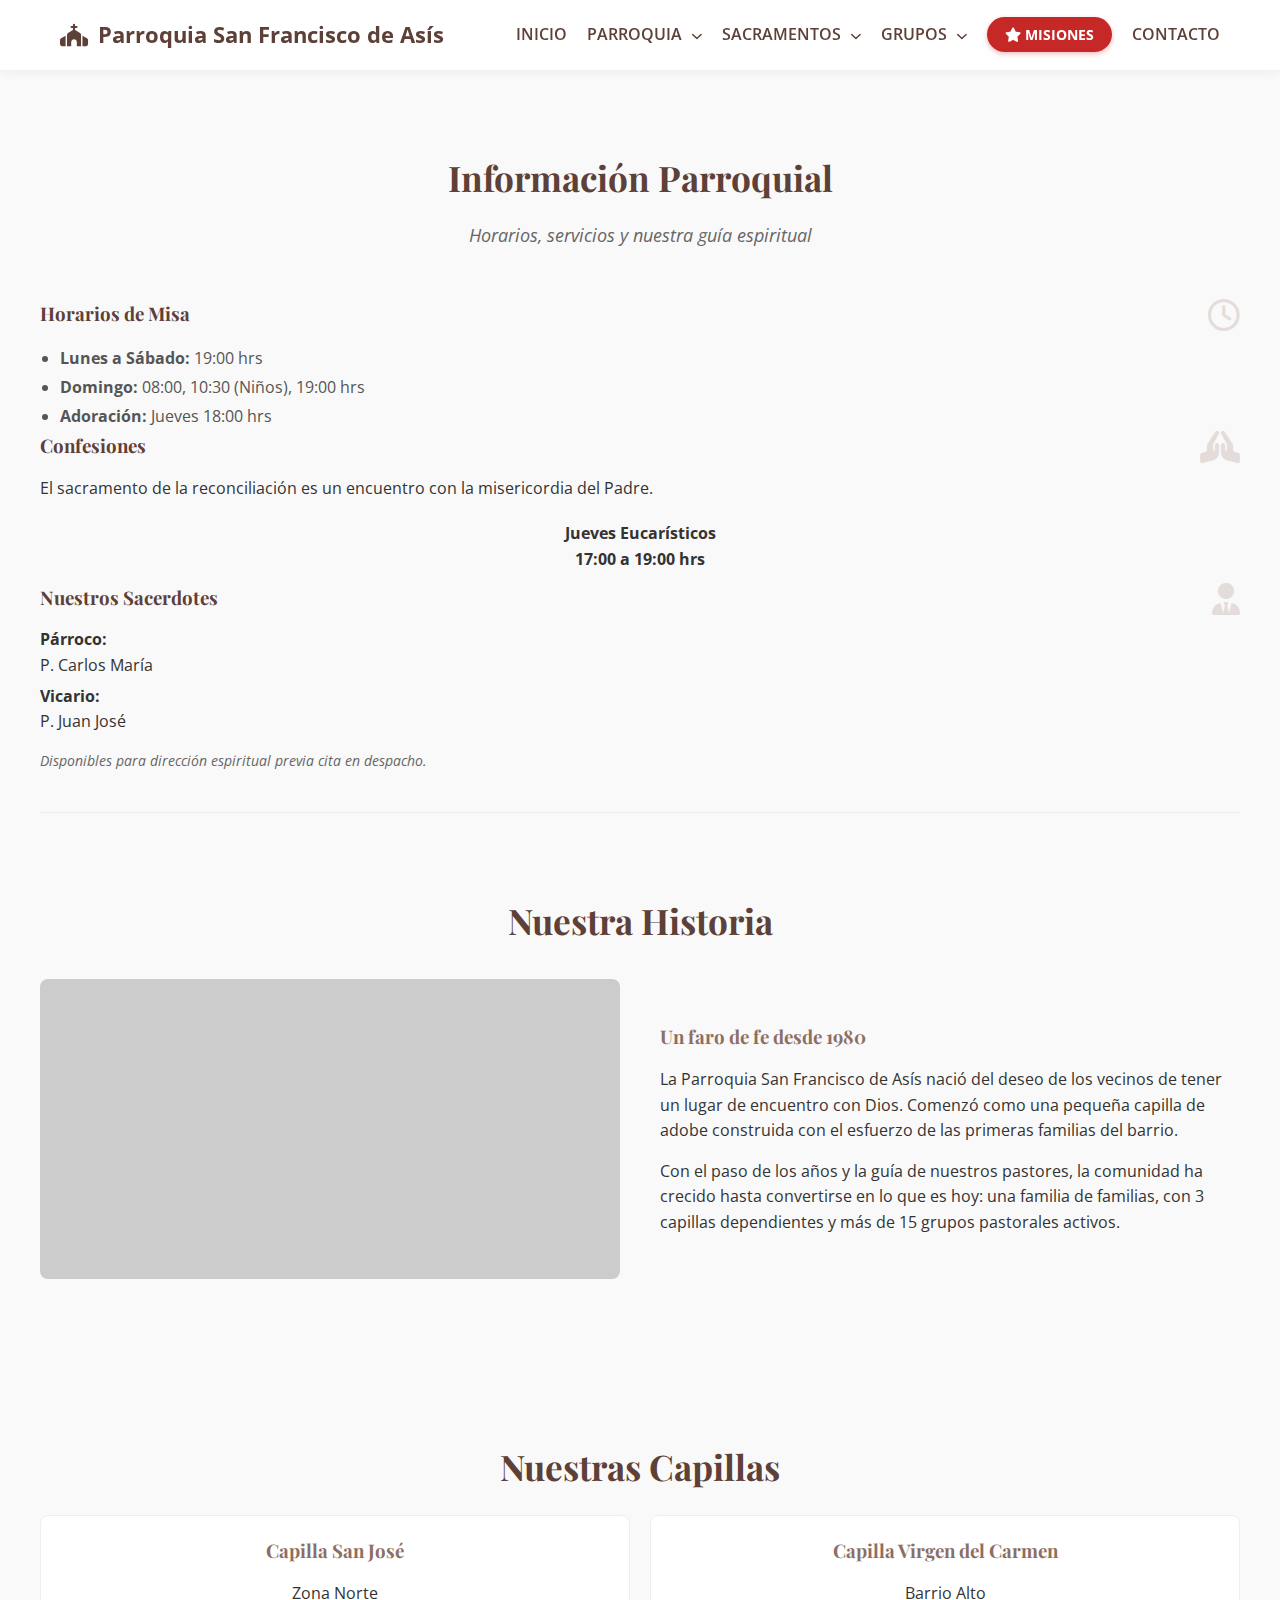
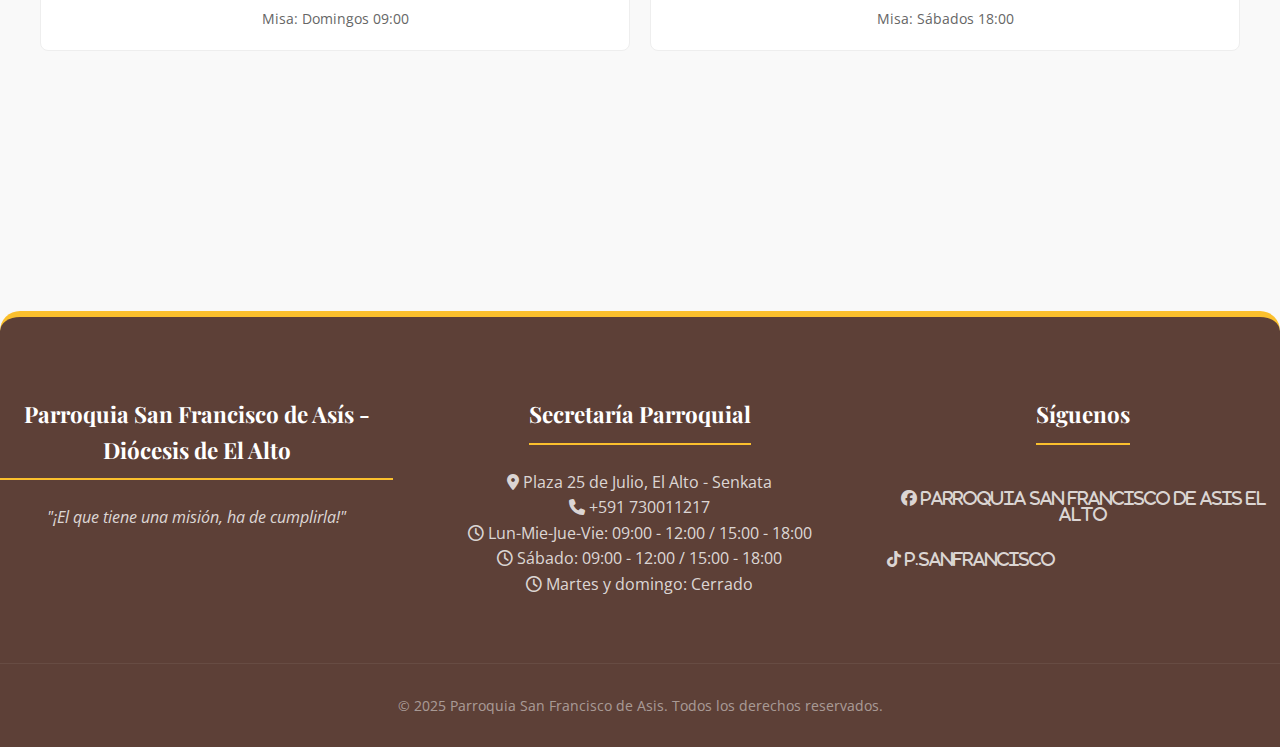
<file: pages/parroquia.html>
<!DOCTYPE html>
<html lang="es">

<head>
    <meta charset="UTF-8">
    <meta name="viewport" content="width=device-width, initial-scale=1.0">
    <title>Nuestra Parroquia - San Francisco de Asís</title>

    <!-- Fuentes y Estilos -->
    <link
        href="https://fonts.googleapis.com/css2?family=Open+Sans:wght@400;600&family=Playfair+Display:wght@700&display=swap"
        rel="stylesheet">
    <link rel="stylesheet" href="https://cdnjs.cloudflare.com/ajax/libs/font-awesome/6.4.0/css/all.min.css">

    <!-- Salimos de 'pages' para buscar el CSS -->
    <link rel="stylesheet" href="../assets/css/styles.css">
</head>

<body>

    <!-- HEADER INYECTADO -->
    <div id="inyector-header"></div>

    <main class="container seccion">

        <!-- Título Principal -->
        <h1 class="titulo-seccion">Información Parroquial</h1>
        <p class="subtitulo-seccion">Horarios, servicios y nuestra guía espiritual</p>

        <!-- GRID DE INFORMACIÓN (Tarjetas) -->
        <div class="grid-tarjetas">

            <!-- Tarjeta 1: Horarios -->
            <div class="tarjeta">
                <div class="tarjeta-cuerpo">
                    <i class="fa-regular fa-clock icono-tarjeta"></i>
                    <h3>Horarios de Misa</h3>
                    <ul style="margin-left:20px; margin-top:15px; list-style:disc; color:#555; line-height: 1.8;">
                        <li><strong>Lunes a Sábado:</strong> 19:00 hrs</li>
                        <li><strong>Domingo:</strong> 08:00, 10:30 (Niños), 19:00 hrs</li>
                        <li><strong>Adoración:</strong> Jueves 18:00 hrs</li>
                    </ul>
                </div>
            </div>

            <!-- Tarjeta 2: Confesiones -->
            <div class="tarjeta">
                <div class="tarjeta-cuerpo">
                    <i class="fa-solid fa-hands-praying icono-tarjeta"></i>
                    <h3>Confesiones</h3>
                    <p>El sacramento de la reconciliación es un encuentro con la misericordia del Padre.</p>
                    <div
                        style="background-color: var(--crema-fondo); padding: 10px; border-radius: 4px; margin-top: 10px; font-weight: bold; text-align: center;">
                        Jueves Eucarísticos<br>17:00 a 19:00 hrs
                    </div>
                </div>
            </div>

            <!-- Tarjeta 3: Sacerdotes (Con ID para enlace directo) -->
            <div class="tarjeta" id="sacerdotes">
                <div class="tarjeta-cuerpo">
                    <i class="fa-solid fa-user-tie icono-tarjeta"></i>
                    <h3>Nuestros Sacerdotes</h3>
                    <div style="margin-top: 15px;">
                        <p style="margin-bottom: 5px;"><strong>Párroco:</strong><br> P. Carlos María</p>
                        <p><strong>Vicario:</strong><br> P. Juan José</p>
                    </div>
                    <p style="margin-top:15px; font-size:0.85rem; color:#666; font-style: italic;">Disponibles para
                        dirección espiritual previa cita en despacho.</p>
                </div>
            </div>
        </div>

        <!-- SECCIÓN HISTORIA (Separada visualmente) -->
        <div id="historia" class="seccion" style="margin-top: 40px; border-top: 1px solid #eee;">
            <h2 class="titulo-seccion">Nuestra Historia</h2>

            <div style="display: flex; gap: 40px; align-items: center; flex-wrap: wrap; margin-top: 30px;">
                <!-- Imagen Placeholder -->
                <div
                    style="flex: 1; min-width: 300px; height: 300px; background: #ccc url('https://placehold.co/600x600/8D6E63/FFF?text=Templo+Antiguo') center/cover; border-radius: 8px; box-shadow: var(--sombra);">
                </div>

                <!-- Texto Historia -->
                <div style="flex: 1; min-width: 300px;">
                    <h3 style="color: var(--cafe-primario); margin-bottom: 15px;">Un faro de fe desde 1980</h3>
                    <p style="margin-bottom: 15px;">
                        La Parroquia San Francisco de Asís nació del deseo de los vecinos de tener un lugar de encuentro
                        con
                        Dios. Comenzó como una pequeña capilla de adobe construida con el esfuerzo de las primeras
                        familias del barrio.
                    </p>
                    <p>
                        Con el paso de los años y la guía de nuestros pastores, la comunidad ha crecido hasta
                        convertirse en lo que es hoy: una familia de familias, con 3 capillas dependientes y más de 15
                        grupos pastorales activos.
                    </p>
                </div>
            </div>
        </div>

        <!-- SECCIÓN CAPILLAS -->
        <div id="capillas" class="seccion">
            <h2 class="titulo-seccion">Nuestras Capillas</h2>
            <div
                style="display: grid; grid-template-columns: repeat(auto-fit, minmax(250px, 1fr)); gap: 20px; margin-top: 20px;">
                <div
                    style="background: white; padding: 20px; border-radius: 8px; text-align: center; border: 1px solid #eee;">
                    <h3 style="color: var(--cafe-primario);">Capilla San José</h3>
                    <p>Zona Norte</p>
                    <p style="font-size: 0.9rem; color: #666;">Misa: Domingos 09:00</p>
                </div>
                <div
                    style="background: white; padding: 20px; border-radius: 8px; text-align: center; border: 1px solid #eee;">
                    <h3 style="color: var(--cafe-primario);">Capilla Virgen del Carmen</h3>
                    <p>Barrio Alto</p>
                    <p style="font-size: 0.9rem; color: #666;">Misa: Sábados 18:00</p>
                </div>
            </div>
        </div>

    </main>

    <!-- FOOTER INYECTADO -->
    <div id="inyector-footer"></div>

    <!-- SCRIPT (Importante: ruta relativa ../) -->
    <!-- SCRIPTS (Orden Importante) -->
    <script src="../assets/js/data.js"></script>
    <script src="../assets/js/components.js"></script>
    <script src="../assets/js/main.js"></script>

</body>

</html>
</file>
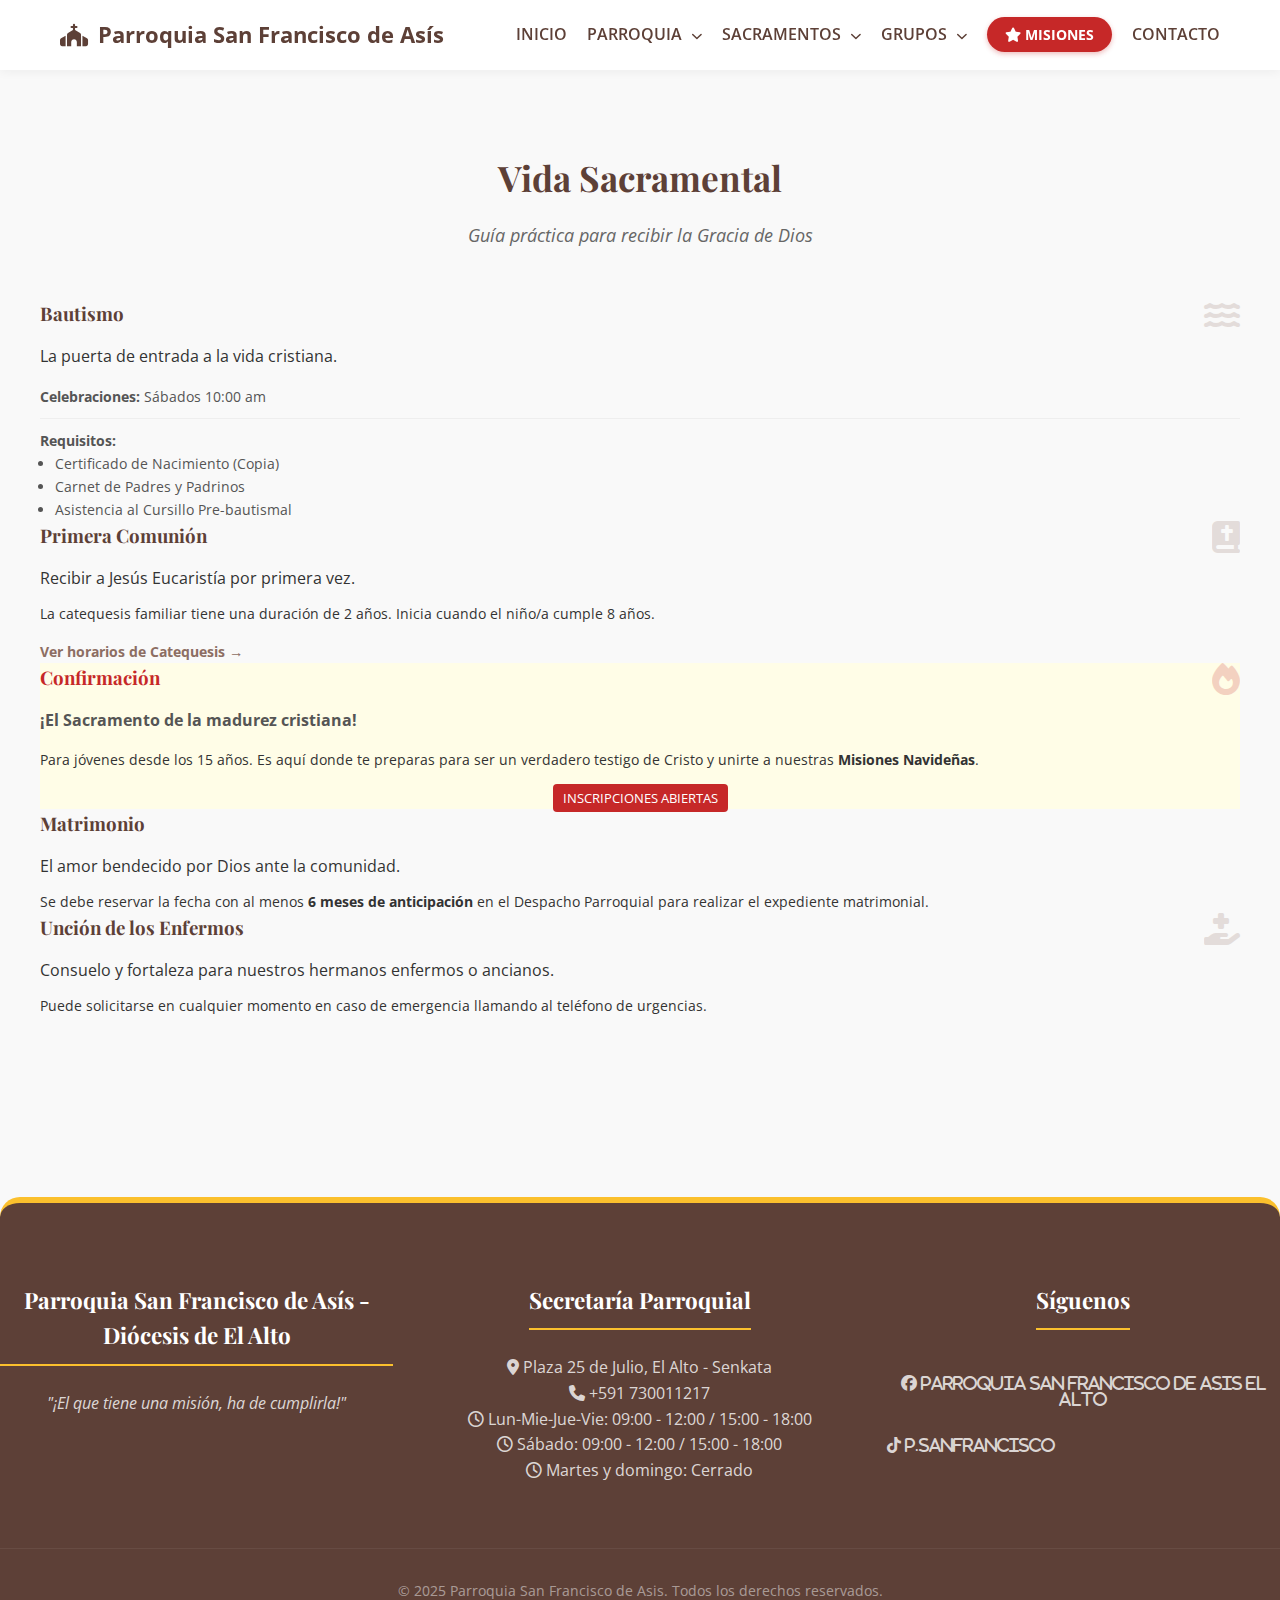
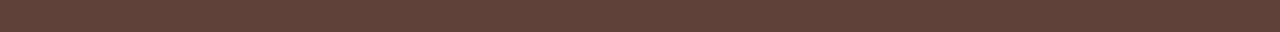
<file: pages/sacramentos.html>
<!DOCTYPE html>
<html lang="es">

<head>
    <meta charset="UTF-8">
    <meta name="viewport" content="width=device-width, initial-scale=1.0">
    <title>Sacramentos - Parroquia San Francisco de Asís</title>

    <!-- Fuentes y Estilos -->
    <link
        href="https://fonts.googleapis.com/css2?family=Open+Sans:wght@400;600&family=Playfair+Display:wght@700&display=swap"
        rel="stylesheet">
    <link rel="stylesheet" href="https://cdnjs.cloudflare.com/ajax/libs/font-awesome/6.4.0/css/all.min.css">

    <!-- Salimos de 'pages' para buscar el CSS -->
    <link rel="stylesheet" href="../assets/css/styles.css">
</head>

<body>

    <!-- HEADER INYECTADO -->
    <div id="inyector-header"></div>

    <main class="container seccion">

        <!-- Título -->
        <h1 class="titulo-seccion">Vida Sacramental</h1>
        <p class="subtitulo-seccion">Guía práctica para recibir la Gracia de Dios</p>

        <!-- GRID DE SACRAMENTOS -->
        <div class="grid-tarjetas">

            <!-- 1. BAUTISMO -->
            <div class="tarjeta" id="bautismo">
                <div class="tarjeta-cuerpo">
                    <i class="fa-solid fa-water icono-tarjeta"></i>
                    <h3>Bautismo</h3>
                    <p>La puerta de entrada a la vida cristiana.</p>
                    <div style="margin-top: 15px; font-size: 0.9rem; color: #555;">
                        <p><strong>Celebraciones:</strong> Sábados 10:00 am</p>
                        <hr style="margin: 10px 0; border: 0; border-top: 1px solid #eee;">
                        <p><strong>Requisitos:</strong></p>
                        <ul style="list-style: disc; margin-left: 15px;">
                            <li>Certificado de Nacimiento (Copia)</li>
                            <li>Carnet de Padres y Padrinos</li>
                            <li>Asistencia al Cursillo Pre-bautismal</li>
                        </ul>
                    </div>
                </div>
            </div>

            <!-- 2. PRIMERA COMUNIÓN -->
            <div class="tarjeta" id="comunion">
                <div class="tarjeta-cuerpo">
                    <i class="fa-solid fa-book-bible icono-tarjeta"></i>
                    <h3>Primera Comunión</h3>
                    <p>Recibir a Jesús Eucaristía por primera vez.</p>
                    <p style="margin-top: 10px; font-size: 0.9rem;">
                        La catequesis familiar tiene una duración de 2 años. Inicia cuando el niño/a cumple 8 años.
                    </p>
                    <a href="grupos.html"
                        style="display: block; margin-top: 15px; color: var(--cafe-primario); font-weight: bold; font-size: 0.9rem;">
                        Ver horarios de Catequesis &rarr;
                    </a>
                </div>
            </div>

            <!-- 3. CONFIRMACIÓN (DESTACADO PARA JÓVENES) -->
            <!-- Usamos un borde dorado superior para resaltarlo visualmente -->
            <div class="tarjeta" id="confirmacion"
                style="border-top-color: var(--mision-dorado); background-color: #FFFDE7;">
                <div class="tarjeta-cuerpo">
                    <i class="fa-solid fa-fire icono-tarjeta" style="color: var(--mision-rojo);"></i>
                    <h3 style="color: var(--mision-rojo);">Confirmación</h3>
                    <p style="font-weight: bold; color: #555;">¡El Sacramento de la madurez cristiana!</p>

                    <div style="margin-top: 15px; font-size: 0.9rem;">
                        <p>Para jóvenes desde los 15 años. Es aquí donde te preparas para ser un verdadero testigo de
                            Cristo y unirte a nuestras <strong>Misiones Navideñas</strong>.</p>
                        <div style="margin-top: 15px; text-align: center;">
                            <span
                                style="background-color: var(--mision-rojo); color: white; padding: 5px 10px; border-radius: 4px; font-size: 0.8rem;">INSCRIPCIONES
                                ABIERTAS</span>
                        </div>
                    </div>
                </div>
            </div>

            <!-- 4. MATRIMONIO -->
            <div class="tarjeta" id="matrimonio">
                <div class="tarjeta-cuerpo">
                    <i class="fa-solid fa-rings-wedding icono-tarjeta"></i>
                    <h3>Matrimonio</h3>
                    <p>El amor bendecido por Dios ante la comunidad.</p>
                    <p style="margin-top: 10px; font-size: 0.9rem;">
                        Se debe reservar la fecha con al menos <strong>6 meses de anticipación</strong> en el Despacho
                        Parroquial para realizar el expediente matrimonial.
                    </p>
                </div>
            </div>

            <!-- 5. UNCIÓN DE LOS ENFERMOS -->
            <div class="tarjeta">
                <div class="tarjeta-cuerpo">
                    <i class="fa-solid fa-hand-holding-medical icono-tarjeta"></i>
                    <h3>Unción de los Enfermos</h3>
                    <p>Consuelo y fortaleza para nuestros hermanos enfermos o ancianos.</p>
                    <p style="margin-top: 10px; font-size: 0.9rem;">
                        Puede solicitarse en cualquier momento en caso de emergencia llamando al teléfono de urgencias.
                    </p>
                </div>
            </div>

        </div>
    </main>

    <!-- FOOTER INYECTADO -->
    <div id="inyector-footer"></div>

    <!-- SCRIPT (Importante: ruta relativa ../) -->
    <!-- SCRIPTS (Orden Importante) -->
    <script src="../assets/js/data.js"></script>
    <script src="../assets/js/components.js"></script>
    <script src="../assets/js/main.js"></script>

</body>

</html>
</file>
<file: assets/css/styles.css>
/* =========================================
   1. VARIABLES Y COLORES (El ADN del Sitio)
   ========================================= */
:root {
    /* Paleta Institucional */
    --cafe-primario: #8D6E63;
    --cafe-oscuro: #5D4037;
    --crema-fondo: #F9F9F9;
    --blanco: #ffffff;

    /* Paleta Campaña (Misiones) */
    --mision-rojo: #C62828;
    --mision-dorado: #FBC02D;
    --whatsapp-verde: #25D366;

    /* Utilidades */
    --sombra-suave: 0 4px 10px rgba(0, 0, 0, 0.08);
    --sombra-fuerte: 0 15px 30px rgba(0, 0, 0, 0.2);
    --radio-borde: 12px;
}

/* =========================================
   2. RESET Y BASE
   ========================================= */
* {
    margin: 0;
    padding: 0;
    box-sizing: border-box;
}

body {
    font-family: 'Open Sans', sans-serif;
    background-color: var(--crema-fondo);
    color: #333;
    line-height: 1.6;
    display: flex;
    flex-direction: column;
    min-height: 100vh;
}

/* Títulos */
h1,
h2,
h3 {
    font-family: 'Playfair Display', serif;
    margin-bottom: 15px;
}

h1,
h2,
h3 {
    color: var(--cafe-oscuro);
}

a {
    text-decoration: none;
    color: inherit;
    transition: 0.3s;
}

ul {
    list-style: none;
}

img {
    max-width: 100%;
    display: block;
    object-fit: cover;
}

/* =========================================
   3. LAYOUT Y UTILIDADES
   ========================================= */
.container {
    max-width: 1200px;
    margin: 0 auto;
    padding: 0 20px;
    width: 100%;
}

main {
    flex: 1;
}

.seccion {
    padding: 80px 0;
}

.titulo-seccion {
    text-align: center;
    font-size: 2.2rem;
    color: var(--cafe-oscuro);
}

.subtitulo-seccion {
    text-align: center;
    color: #666;
    font-style: italic;
    margin-bottom: 50px;
    font-size: 1.1rem;
}

.align-left {
    text-align: left;
}

/* Grid General */
.grid {
    display: grid;
    grid-template-columns: repeat(auto-fit, minmax(300px, 1fr));
    gap: 40px;
    margin-top: 30px;
}

.grid-2-cols {
    display: grid;
    grid-template-columns: 1fr 1fr;
    gap: 50px;
    align-items: center;
}

/* =========================================
   4. HEADER (Navegación)
   ========================================= */
header {
    background: var(--blanco);
    box-shadow: 0 2px 10px rgba(0, 0, 0, 0.05);
    position: sticky;
    top: 0;
    z-index: 1000;
}

.barra-nav {
    display: flex;
    justify-content: space-between;
    align-items: center;
    height: 70px;
}

.logo {
    font-size: 1.4rem;
    font-weight: bold;
    color: var(--cafe-oscuro);
    display: flex;
    align-items: center;
    gap: 10px;
}

.menu-lista {
    display: flex;
    gap: 20px;
    align-items: center;
}

.menu-item {
    font-weight: 600;
    color: var(--cafe-oscuro);
    padding: 25px 0;
    position: relative;
    cursor: pointer;
}

.menu-item:hover {
    color: var(--cafe-primario);
}

/* Submenú */
.submenu {
    display: none;
    position: absolute;
    top: 100%;
    left: 0;
    background: var(--blanco);
    min-width: 220px;
    box-shadow: 0 5px 15px rgba(0, 0, 0, 0.1);
    border-radius: 0 0 4px 4px;
    flex-direction: column;
}

li:hover .submenu {
    display: flex;
}

.submenu a {
    padding: 12px 20px;
    border-bottom: 1px solid #f5f5f5;
    font-size: 0.95rem;
    color: #555;
}

.submenu a:hover {
    background-color: var(--crema-fondo);
    color: var(--cafe-primario);
}

.btn-mision-nav {
    background-color: var(--mision-rojo);
    color: white !important;
    padding: 8px 18px;
    border-radius: 20px;
    font-weight: bold;
    font-size: 0.9rem;
    box-shadow: 0 2px 5px rgba(198, 40, 40, 0.3);
}

.btn-mision-nav:hover {
    background-color: #b71c1c;
    transform: scale(1.05);
}

/* =========================================
   5. PORTADAS (HOME)
   ========================================= */
.portada {
    display: flex;
    flex-direction: column;
    align-items: center;
    justify-content: center;
    text-align: center;
    padding: 100px 20px 180px 20px;
    background-size: cover;
    background-position: center;
    color: white;
    position: relative;
}

.portada-normal {
    background: linear-gradient(rgba(93, 64, 55, 0.9), rgba(93, 64, 55, 0.9));
}

.portada-mision {
    background: linear-gradient(135deg, #C62828 0%, #8E0000 100%);
    border-bottom: 8px solid var(--mision-dorado);
}

.portada h1 {
    font-size: 3.5rem;
    margin-bottom: 15px;
    line-height: 1.1;
    text-shadow: 0 2px 10px rgba(0, 0, 0, 0.3);
}

.portada p {
    font-size: 1.3rem;
    opacity: 0.95;
    max-width: 800px;
    margin: 0 auto 30px auto;
}

.btn {
    display: inline-block;
    padding: 15px 40px;
    border-radius: 50px;
    font-weight: bold;
    text-transform: uppercase;
    border: none;
    cursor: pointer;
    background-color: var(--cafe-primario);
    color: white;
    transition: transform 0.2s;
}

.btn:hover {
    transform: translateY(-3px);
}

.btn-dorado {
    background-color: var(--mision-dorado);
    color: var(--mision-rojo);
    box-shadow: 0 4px 20px rgba(0, 0, 0, 0.2);
}

/* =========================================
   6. TARJETAS GENERALES
   ========================================= */
.grid-flotante {
    display: grid;
    grid-template-columns: repeat(auto-fit, minmax(250px, 1fr));
    gap: 30px;
    margin-top: -100px;
    position: relative;
    z-index: 10;
    margin-bottom: 60px;
}

.card-info {
    background: white;
    padding: 30px;
    text-align: center;
    border-radius: 12px;
    box-shadow: 0 15px 30px rgba(0, 0, 0, 0.1);
    transition: transform 0.3s;
}

.card-info:hover {
    transform: translateY(-5px);
}

.numero-grande {
    font-size: 3.5rem;
    font-weight: 800;
    color: var(--mision-rojo);
    line-height: 1;
    display: block;
    margin-bottom: 5px;
}

/* Tarjeta Estándar */
.card {
    background: white;
    padding: 0;
    border-radius: var(--radio-borde);
    box-shadow: var(--sombra-suave);
    transition: transform 0.3s;
    overflow: hidden;
    border: none;
}

.card:hover {
    transform: translateY(-5px);
    box-shadow: var(--sombra-fuerte);
}

.card-body {
    padding: 30px;
}

.card h3 {
    color: var(--cafe-primario);
    margin-bottom: 10px;
    font-size: 1.4rem;
}

.card p {
    font-size: 0.95rem;
    color: #555;
}

.icono-tarjeta {
    font-size: 2rem;
    color: var(--cafe-primario);
    float: right;
    opacity: 0.2;
}

/* =========================================
   7. FOOTER
   ========================================= */
footer {
    background-color: var(--cafe-oscuro);
    color: rgba(255, 255, 255, 0.8);
    padding: 80px 0 30px;
    margin-top: 100px;
    border-top: 6px solid var(--mision-dorado);
    border-radius: 20px 20px 0 0;
}

.footer-grid {
    display: grid;
    grid-template-columns: repeat(auto-fit, minmax(280px, 1fr));
    gap: 50px;
    margin-bottom: 50px;
}

.footer-col h3 {
    color: var(--blanco);
    font-size: 1.4rem;
    margin-bottom: 25px;
    padding-bottom: 10px;
    border-bottom: 2px solid var(--mision-dorado);
    display: inline-block;
}

.footer-links li {
    margin-bottom: 12px;
}

.footer-links a:hover {
    color: var(--mision-dorado);
}

.social-icons {
    display: flex;
    gap: 15px;
    margin-top: 20px;
}

.social-btn {
    width: 45px;
    height: 45px;
    background-color: rgba(255, 255, 255, 0.1);
    border-radius: 50%;
    display: flex;
    align-items: center;
    justify-content: center;
    color: white;
    transition: 0.3s;
}

.social-btn:hover {
    background-color: var(--mision-dorado);
    color: var(--cafe-oscuro);
}

.footer-bottom {
    border-top: 1px solid rgba(255, 255, 255, 0.1);
    padding-top: 30px;
    text-align: center;
    font-size: 0.9rem;
    opacity: 0.6;
}

/* =========================================
   8. PÁGINA MISIONES - ESTILOS BASE
   ========================================= */
/* Hero Misión */
.hero-mision {
    position: relative;
    height: 70vh;
    min-height: 500px;
    background-color: var(--mision-rojo);
    overflow: hidden;
    margin-bottom: 60px;
    border-radius: 0 0 30px 30px;
}

.hero-bg-img {
    position: absolute;
    top: 0;
    left: 0;
    width: 100%;
    height: 100%;
    object-fit: cover;
    z-index: 1;
    opacity: 0.5;
}

.hero-overlay {
    position: relative;
    z-index: 2;
    height: 100%;
    display: flex;
    align-items: center;
    justify-content: center;
    text-align: center;
    background: linear-gradient(to bottom, rgba(198, 40, 40, 0.7), rgba(93, 64, 55, 0.8));
}

.hero-title {
    font-size: 4rem;
    color: white;
    margin-bottom: 10px;
    text-shadow: 0 4px 10px rgba(0, 0, 0, 0.3);
}

.hero-subtitle {
    font-size: 1.5rem;
    color: rgba(255, 255, 255, 0.9);
    font-style: italic;
    max-width: 800px;
    margin: 0 auto 40px auto;
}

.hero-icon {
    color: var(--mision-dorado);
    font-size: 3.5rem;
    margin-bottom: 20px;
    animation: flotar 3s infinite ease-in-out;
}

.hero-stats {
    display: flex;
    gap: 50px;
    justify-content: center;
    flex-wrap: wrap;
    margin-top: 20px;
}

.stat-box {
    text-align: center;
    color: white;
}

.stat-number {
    display: block;
    font-size: 3rem;
    font-weight: 800;
    color: var(--mision-dorado);
    line-height: 1;
}

.stat-label {
    text-transform: uppercase;
    font-size: 0.9rem;
    letter-spacing: 1px;
    font-weight: bold;
}

@keyframes flotar {

    0%,
    100% {
        transform: translateY(0);
    }

    50% {
        transform: translateY(-10px);
    }
}

/* Imágenes Redondeadas */
.rounded-img {
    border-radius: 12px;
    box-shadow: var(--sombra-fuerte);
    width: 100%;
    height: auto;
}

/* Timeline (Itinerario) */
.timeline-section {
    background-color: #FFFDE7;
    border-radius: 20px;
}

.timeline-container {
    position: relative;
    max-width: 900px;
    margin: 40px auto;
}

.timeline-container::before {
    content: '';
    position: absolute;
    left: 50%;
    top: 0;
    bottom: 0;
    width: 4px;
    background: var(--cafe-primario);
    opacity: 0.2;
    transform: translateX(-50%);
}

.timeline-row {
    display: flex;
    align-items: center;
    margin-bottom: 60px;
    position: relative;
}

.timeline-row:last-child {
    margin-bottom: 0;
}

.timeline-row:nth-child(odd) {
    flex-direction: row-reverse;
    text-align: left;
}

.timeline-row:nth-child(even) {
    text-align: right;
}

.timeline-img-box {
    width: 50%;
    display: flex;
    justify-content: center;
    position: relative;
    z-index: 2;
}

.timeline-content {
    width: 50%;
    padding: 0 40px;
}

.circle-img {
    width: 180px;
    height: 180px;
    object-fit: cover;
    border-radius: 50%;
    border: 5px solid white;
    box-shadow: var(--sombra-fuerte);
}

/* CTA WhatsApp */
.cta-whatsapp-section {
    margin-top: 80px;
}

.cta-content {
    background-color: #E8F5E9;
    border: 2px dashed #25D366;
    padding: 60px;
    border-radius: 20px;
    text-align: center;
    max-width: 900px;
    margin: 0 auto;
}

.cta-icon {
    font-size: 4rem;
    color: #25D366;
    margin-bottom: 20px;
}

.cta-content h3 {
    color: #1B5E20;
    font-size: 2rem;
    margin-bottom: 15px;
}

.btn-whatsapp {
    background-color: #25D366;
    color: white;
    font-size: 1.2rem;
    padding: 15px 40px;
    box-shadow: 0 5px 15px rgba(37, 211, 102, 0.4);
    margin-top: 20px;
    display: inline-flex;
    align-items: center;
    gap: 10px;
}

.btn-whatsapp:hover {
    background-color: #128C7E;
    transform: translateY(-3px);
}

/* =========================================
   9. CARRUSEL
   ========================================= */
.carousel-container {
    position: relative;
    max-width: 1000px;
    margin: 40px auto;
    border-radius: 12px;
    overflow: hidden;
    box-shadow: 0 10px 30px rgba(0, 0, 0, 0.2);
}

.carousel-track {
    position: relative;
    height: 500px;
    background-color: #333;
}

.carousel-slide {
    position: absolute;
    top: 0;
    left: 0;
    width: 100%;
    height: 100%;
    opacity: 0;
    transition: opacity 0.5s ease-in-out;
}

.carousel-slide.active {
    opacity: 1;
    z-index: 1;
}

.carousel-slide img {
    width: 100%;
    height: 100%;
    object-fit: cover;
}

.carousel-caption {
    position: absolute;
    bottom: 0;
    left: 0;
    right: 0;
    background: linear-gradient(transparent, rgba(0, 0, 0, 0.9));
    color: white;
    padding: 40px 30px 60px 30px;
    text-align: left;
}

.carousel-caption h3 {
    color: var(--mision-dorado);
    margin-bottom: 10px;
    font-size: 1.8rem;
    text-shadow: 0 2px 4px rgba(0, 0, 0, 0.5);
}

.carousel-caption p {
    margin: 0;
    font-size: 1.1rem;
    opacity: 0.9;
}

.carousel-btn {
    position: absolute;
    top: 50%;
    transform: translateY(-50%);
    background-color: rgba(255, 255, 255, 0.2);
    color: white;
    border: none;
    width: 50px;
    height: 50px;
    border-radius: 50%;
    cursor: pointer;
    z-index: 10;
    font-size: 1.2rem;
    transition: all 0.3s ease;
    display: flex;
    align-items: center;
    justify-content: center;
}

.carousel-btn:hover {
    background-color: var(--mision-dorado);
    color: var(--mision-rojo);
    transform: translateY(-50%) scale(1.1);
}

.prev {
    left: 20px;
}

.next {
    right: 20px;
}

.carousel-dots {
    position: absolute;
    bottom: 20px;
    left: 50%;
    transform: translateX(-50%);
    display: flex;
    gap: 12px;
    z-index: 10;
}

.dot {
    width: 12px;
    height: 12px;
    background-color: rgba(255, 255, 255, 0.5);
    border-radius: 50%;
    cursor: pointer;
    transition: all 0.3s ease;
}

.dot.active {
    background-color: var(--mision-dorado);
    transform: scale(1.3);
}

/* =========================================
   10. MEJORA VISUAL DE IMÁGENES (Vibrancia)
   ========================================= */
/* Aplicamos estilos solo a las fotos de ambiente para darles uniformidad */
.hero-bg-img,
.rounded-img,
.circle-img,
.carousel-slide img,
.card img {
    /* Ajuste de Objeto */
    object-fit: cover;

    /* Filtro de "Vibrancia" para uniformidad */
    filter: contrast(1.1) saturate(1.15) sepia(0.1);
    transition: all 0.5s ease;
}

/* Efecto al pasar el mouse: Iluminación y Zoom */
.hero-bg-img:hover,
.rounded-img:hover,
.circle-img:hover,
.carousel-slide img:hover,
.card img:hover {
    filter: contrast(1) saturate(1) sepia(0);
    /* Vuelve a natural */
    transform: scale(1.03);
    /* Zoom sutil */
}

/* =========================================
   13. ESTILOS GRID DE ZONAS (UBICACIÓN INTERACTIVA)
   (Añadido para soportar la nueva sección de Mapa)
   ========================================= */
.grid-zonas {
    display: grid;
    /* Crea columnas automáticas de mínimo 280px */
    grid-template-columns: repeat(auto-fit, minmax(280px, 1fr));
    gap: 25px;
}

.zona-card {
    background-color: white;
    border-radius: 12px;
    padding: 25px;
    display: flex;
    align-items: center;
    gap: 20px;
    box-shadow: var(--sombra-suave);
    transition: all 0.3s ease;
    border: 1px solid transparent;
    text-decoration: none;
    /* Quita subrayado */
    position: relative;
    overflow: hidden;
}

/* Efecto Hover */
.zona-card:hover {
    transform: translateY(-5px);
    /* Sube un poco */
    box-shadow: var(--sombra-fuerte);
    border-color: var(--mision-rojo);
    /* Borde rojo sutil */
}

/* El Icono (Círculo) */
.zona-icon {
    width: 60px;
    height: 60px;
    background-color: #FFEBEE;
    /* Rojo muy suave */
    color: var(--mision-rojo);
    border-radius: 50%;
    display: flex;
    align-items: center;
    justify-content: center;
    font-size: 1.5rem;
    flex-shrink: 0;
    transition: 0.3s;
}

.zona-card:hover .zona-icon {
    background-color: var(--mision-rojo);
    color: white;
}

/* Información Texto */
.zona-info h3 {
    margin: 0 0 5px 0;
    font-size: 1.1rem;
    color: #333;
    font-weight: 700;
}

.zona-link {
    font-size: 0.9rem;
    color: #777;
    display: flex;
    align-items: center;
    gap: 5px;
    transition: 0.3s;
}

.zona-card:hover .zona-link {
    color: var(--mision-rojo);
    font-weight: bold;
}

/* Estilo diferente para Capillas (Destacado) */
.zona-card.destacado .zona-icon {
    background-color: #FFF8E1;
    color: var(--mision-dorado);
}

.zona-card.destacado:hover {
    border-color: var(--mision-dorado);
}

.zona-card.destacado:hover .zona-icon {
    background-color: var(--mision-dorado);
    color: white;
}

.zona-card.destacado:hover .zona-link {
    color: #F9A825;
}

/* =========================================
   11. RESPONSIVE (Móvil)
   ========================================= */
@media (max-width: 768px) {
    .barra-nav {
        flex-direction: column;
        height: auto;
        padding: 15px;
    }

    .menu-lista {
        flex-wrap: wrap;
        justify-content: center;
        gap: 10px;
        margin-top: 10px;
    }

    .grid-2-cols {
        grid-template-columns: 1fr;
        gap: 30px;
    }

    /* Ajustes Misiones Móvil */
    .hero-title {
        font-size: 2.5rem;
    }

    .hero-stats {
        gap: 20px;
    }

    .stat-number {
        font-size: 2rem;
    }

    /* Timeline Vertical */
    .timeline-container::before {
        left: 20px;
    }

    .timeline-row,
    .timeline-row:nth-child(odd) {
        flex-direction: column;
        text-align: left;
        align-items: flex-start;
        padding-left: 50px;
    }

    .timeline-img-box {
        width: 100%;
        justify-content: flex-start;
        margin-bottom: 15px;
    }

    .timeline-content {
        width: 100%;
        padding: 0;
    }

    .circle-img {
        width: 100px;
        height: 100px;
    }

    /* Carrusel Móvil */
    .carousel-track {
        height: 350px;
    }

    .carousel-caption h3 {
        font-size: 1.4rem;
    }
}
</file>
